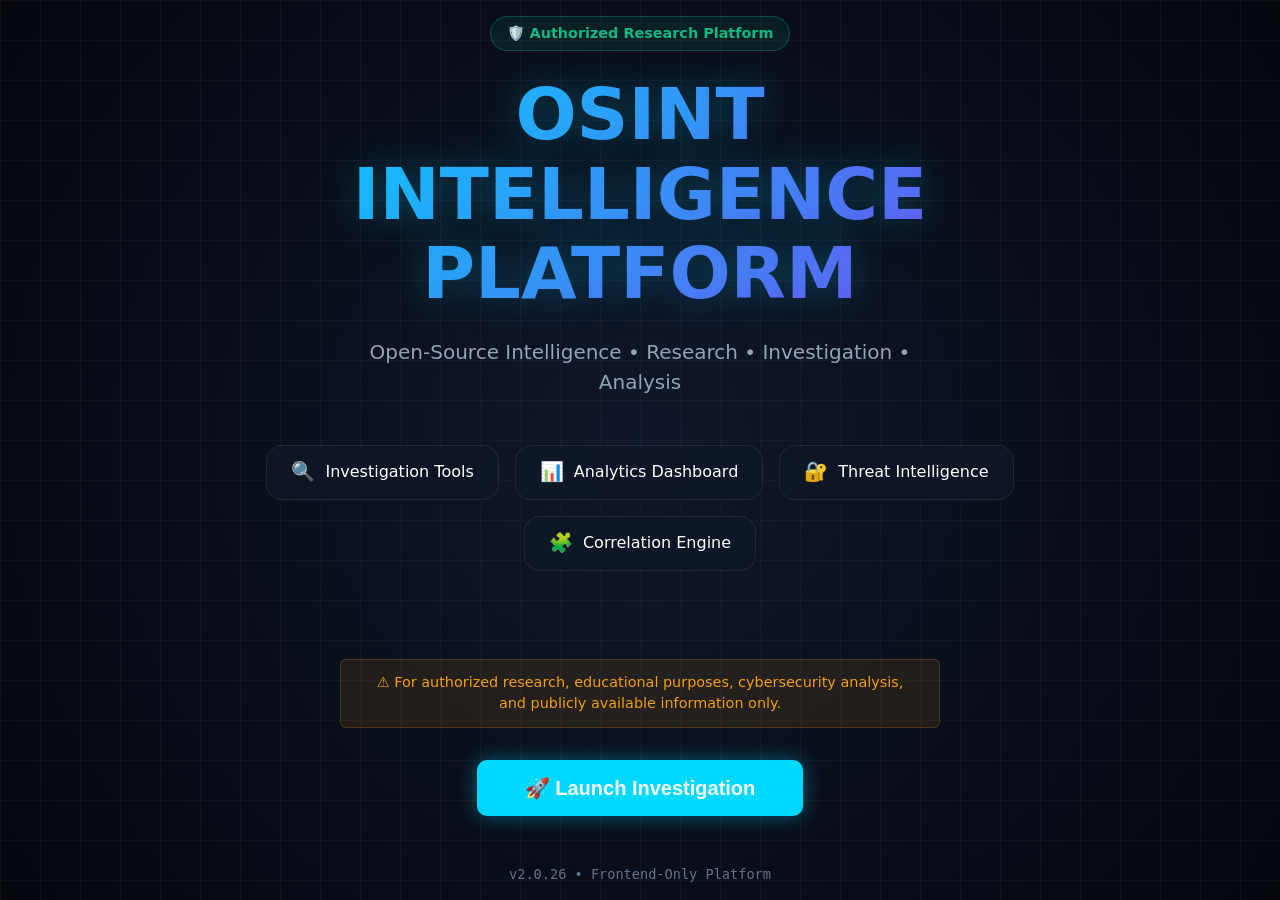
<file: OSIN/osint-dashboard/index.html>
<!DOCTYPE html>
<html lang="en" data-theme="dark">
<head>
  <meta charset="UTF-8">
  <meta name="viewport" content="width=device-width, initial-scale=1.0">
  <title>OSINT Intelligence Platform</title>
  <link rel="stylesheet" href="css/style.css">
  <link rel="stylesheet" href="css/responsive.css">
  <style>
    /* Landing specific styles */
    body {
      margin: 0;
      padding: 0;
      overflow: hidden;
      background-color: var(--bg-primary);
    }
    
    .landing-page {
      position: relative;
      width: 100vw;
      height: 100vh;
      display: flex;
      justify-content: center;
      align-items: center;
      overflow: hidden;
      background: radial-gradient(circle at center, rgba(0, 50, 100, 0.2) 0%, var(--bg-primary) 100%);
    }

    .landing-bg {
      position: absolute;
      top: 0;
      left: 0;
      width: 100%;
      height: 100%;
      z-index: 1;
    }

    .grid-overlay {
      position: absolute;
      top: 0;
      left: 0;
      width: 100%;
      height: 100%;
      background-image: 
        repeating-linear-gradient(rgba(255, 255, 255, 0.03) 0 1px, transparent 1px 100%),
        repeating-linear-gradient(90deg, rgba(255, 255, 255, 0.03) 0 1px, transparent 1px 100%);
      background-size: 40px 40px;
    }

    .particles {
      position: absolute;
      width: 100%;
      height: 100%;
    }

    .particle {
      position: absolute;
      background: var(--accent);
      border-radius: 50%;
      opacity: 0;
      animation: floatUp 10s infinite linear;
    }

    @keyframes floatUp {
      0% {
        transform: translateY(100vh) scale(0);
        opacity: 0;
      }
      20% {
        opacity: 0.8;
      }
      80% {
        opacity: 0.6;
      }
      100% {
        transform: translateY(-10vh) scale(1);
        opacity: 0;
      }
    }

    /* Generative particles via CSS */
    .particle:nth-child(1) { left: 10%; width: 4px; height: 4px; animation-duration: 8s; animation-delay: 0s; }
    .particle:nth-child(2) { left: 20%; width: 6px; height: 6px; animation-duration: 12s; animation-delay: 2s; }
    .particle:nth-child(3) { left: 30%; width: 3px; height: 3px; animation-duration: 7s; animation-delay: 4s; }
    .particle:nth-child(4) { left: 40%; width: 5px; height: 5px; animation-duration: 9s; animation-delay: 1s; }
    .particle:nth-child(5) { left: 50%; width: 7px; height: 7px; animation-duration: 11s; animation-delay: 5s; }
    .particle:nth-child(6) { left: 60%; width: 4px; height: 4px; animation-duration: 10s; animation-delay: 3s; }
    .particle:nth-child(7) { left: 70%; width: 6px; height: 6px; animation-duration: 13s; animation-delay: 6s; }
    .particle:nth-child(8) { left: 80%; width: 3px; height: 3px; animation-duration: 8s; animation-delay: 2s; }
    .particle:nth-child(9) { left: 90%; width: 5px; height: 5px; animation-duration: 9s; animation-delay: 7s; }
    .particle:nth-child(10) { left: 15%; width: 4px; height: 4px; animation-duration: 11s; animation-delay: 8s; }
    .particle:nth-child(11) { left: 45%; width: 6px; height: 6px; animation-duration: 14s; animation-delay: 1s; }
    .particle:nth-child(12) { left: 75%; width: 3px; height: 3px; animation-duration: 9s; animation-delay: 9s; }

    .landing-content {
      position: relative;
      z-index: 2;
      display: flex;
      flex-direction: column;
      align-items: center;
      text-align: center;
      max-width: 900px;
      padding: 40px;
    }

    .landing-badge {
      display: inline-block;
      padding: 6px 16px;
      background: rgba(16, 185, 129, 0.1);
      border: 1px solid rgba(16, 185, 129, 0.3);
      border-radius: var(--radius-xl);
      color: var(--success);
      font-size: 0.9rem;
      font-weight: 600;
      margin-bottom: 24px;
      animation: fadeInDown 1s ease forwards;
    }

    .landing-title {
      font-size: 4.5rem;
      font-weight: 800;
      line-height: 1.1;
      margin: 0 0 24px 0;
      background: var(--accent-gradient);
      -webkit-background-clip: text;
      -webkit-text-fill-color: transparent;
      text-shadow: 0 0 40px rgba(0, 217, 255, 0.3);
      animation: slideUpFade 1s ease forwards;
      opacity: 0;
      transform: translateY(30px);
    }

    .landing-subtitle {
      font-size: 1.25rem;
      color: var(--text-secondary);
      margin: 0 0 48px 0;
      max-width: 600px;
      animation: slideUpFade 1s ease forwards;
      animation-delay: 0.2s;
      opacity: 0;
      transform: translateY(30px);
    }

    .landing-features {
      display: flex;
      flex-wrap: wrap;
      justify-content: center;
      gap: 16px;
      margin-bottom: 48px;
    }

    .landing-feature {
      display: flex;
      align-items: center;
      gap: 10px;
      padding: 12px 24px;
      background: var(--glass-bg);
      border: 1px solid var(--glass-border);
      border-radius: var(--radius-lg);
      color: var(--text-primary);
      backdrop-filter: blur(12px);
      font-weight: 500;
      animation: fadeIn 0.5s ease forwards;
      opacity: 0;
    }

    .landing-feature:nth-child(1) { animation-delay: 0.4s; }
    .landing-feature:nth-child(2) { animation-delay: 0.5s; }
    .landing-feature:nth-child(3) { animation-delay: 0.6s; }
    .landing-feature:nth-child(4) { animation-delay: 0.7s; }

    .landing-feature span {
      font-size: 1.2rem;
    }

    .landing-disclaimer {
      margin-bottom: 32px;
      padding: 12px 24px;
      background: rgba(245, 158, 11, 0.1);
      border: 1px solid rgba(245, 158, 11, 0.2);
      border-radius: var(--radius-sm);
      color: var(--warning);
      font-size: 0.9rem;
      max-width: 600px;
      animation: fadeIn 1s ease forwards;
      animation-delay: 0.8s;
      opacity: 0;
    }

    .landing-disclaimer p {
      margin: 0;
    }

    .landing-btn {
      padding: 16px 48px;
      font-size: 1.25rem;
      font-weight: 700;
      color: #fff;
      background: var(--accent);
      border: none;
      border-radius: var(--radius-md);
      cursor: pointer;
      box-shadow: 0 0 20px rgba(0, 217, 255, 0.4);
      transition: all 0.3s ease;
      animation: pulseGlow 2s infinite, fadeIn 1s ease forwards;
      animation-delay: 0, 1s;
      opacity: 0;
    }

    .landing-btn:hover {
      transform: translateY(-2px);
      box-shadow: 0 0 30px rgba(0, 217, 255, 0.6);
      background: #1AE0FF;
    }

    .landing-version {
      margin-top: 48px;
      color: var(--text-muted);
      font-size: 0.85rem;
      font-family: var(--font-mono);
      animation: fadeIn 1s ease forwards;
      animation-delay: 1.2s;
      opacity: 0;
    }

    @keyframes fadeInDown {
      from { opacity: 0; transform: translateY(-20px); }
      to { opacity: 1; transform: translateY(0); }
    }

    @keyframes slideUpFade {
      from { opacity: 0; transform: translateY(30px); }
      to { opacity: 1; transform: translateY(0); }
    }

    @keyframes fadeIn {
      from { opacity: 0; }
      to { opacity: 1; }
    }

    @keyframes pulseGlow {
      0% { box-shadow: 0 0 20px rgba(0, 217, 255, 0.4); }
      50% { box-shadow: 0 0 40px rgba(0, 217, 255, 0.6); }
      100% { box-shadow: 0 0 20px rgba(0, 217, 255, 0.4); }
    }

    @media (max-width: 768px) {
      .landing-title { font-size: 3rem; }
      .landing-subtitle { font-size: 1.1rem; }
      .landing-features { flex-direction: column; }
    }
  </style>
</head>
<body>
  <div class="landing-page">
    <!-- Animated background -->
    <div class="landing-bg">
      <div class="grid-overlay"></div>
      <div class="particles">
        <!-- 12 small floating dots/elements -->
        <div class="particle"></div>
        <div class="particle"></div>
        <div class="particle"></div>
        <div class="particle"></div>
        <div class="particle"></div>
        <div class="particle"></div>
        <div class="particle"></div>
        <div class="particle"></div>
        <div class="particle"></div>
        <div class="particle"></div>
        <div class="particle"></div>
        <div class="particle"></div>
      </div>
    </div>
    
    <!-- Main content -->
    <div class="landing-content">
      <div class="landing-badge">🛡️ Authorized Research Platform</div>
      <h1 class="landing-title">OSINT INTELLIGENCE<br>PLATFORM</h1>
      <p class="landing-subtitle">Open-Source Intelligence • Research • Investigation • Analysis</p>
      
      <!-- Feature highlights -->
      <div class="landing-features">
        <div class="landing-feature"><span>🔍</span> Investigation Tools</div>
        <div class="landing-feature"><span>📊</span> Analytics Dashboard</div>
        <div class="landing-feature"><span>🔐</span> Threat Intelligence</div>
        <div class="landing-feature"><span>🧩</span> Correlation Engine</div>
      </div>
      
      <!-- Disclaimer -->
      <div class="landing-disclaimer">
        <p>⚠️ For authorized research, educational purposes, cybersecurity analysis, and publicly available information only.</p>
      </div>
      
      <button class="landing-btn" id="launchBtn">
        🚀 Launch Investigation
      </button>
      
      <div class="landing-version">v2.0.26 • Frontend-Only Platform</div>
    </div>
  </div>

  <script>
    // Launch button — smooth transition to dashboard
    document.getElementById('launchBtn').addEventListener('click', function() {
      const page = document.querySelector('.landing-page');
      page.style.opacity = '0';
      page.style.transform = 'scale(1.05)';
      page.style.transition = 'all 0.6s ease';
      setTimeout(() => {
        window.location.href = 'dashboard.html';
      }, 500);
    });
  </script>
</body>
</html>
</file>
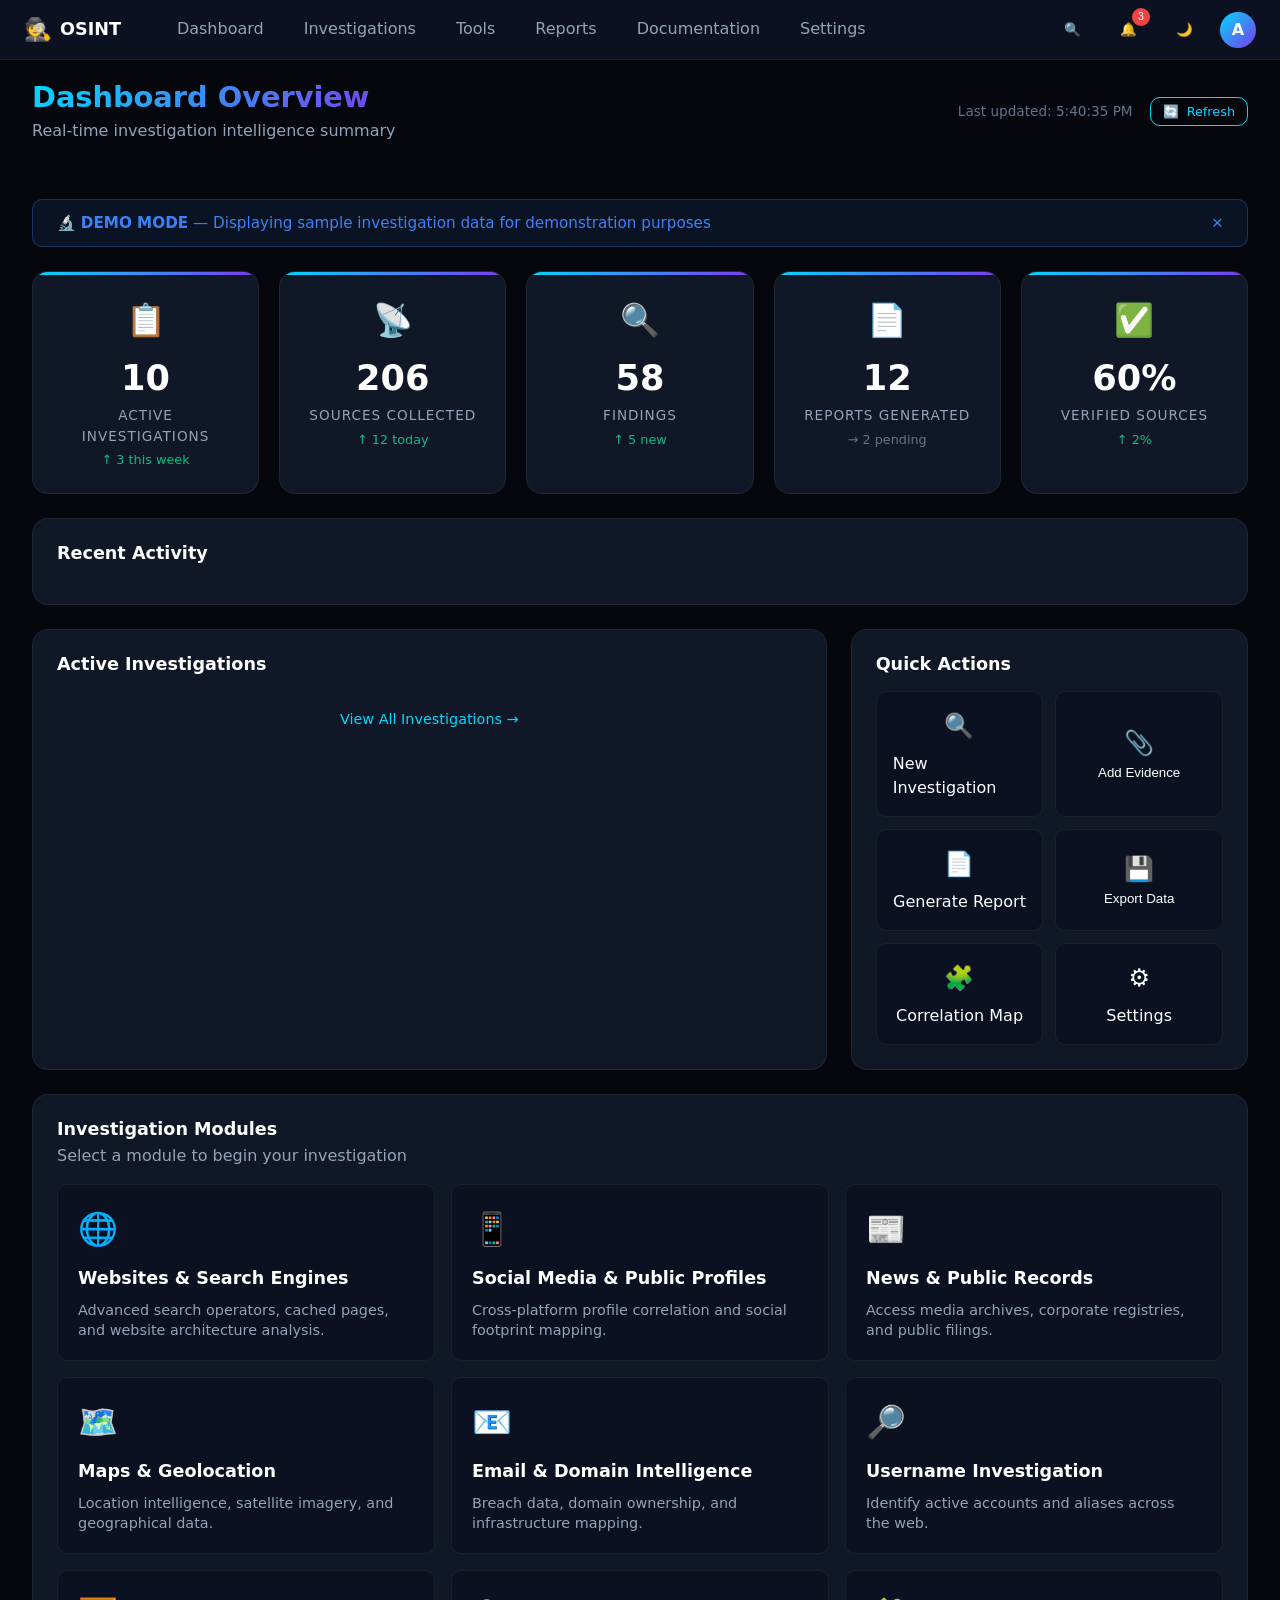
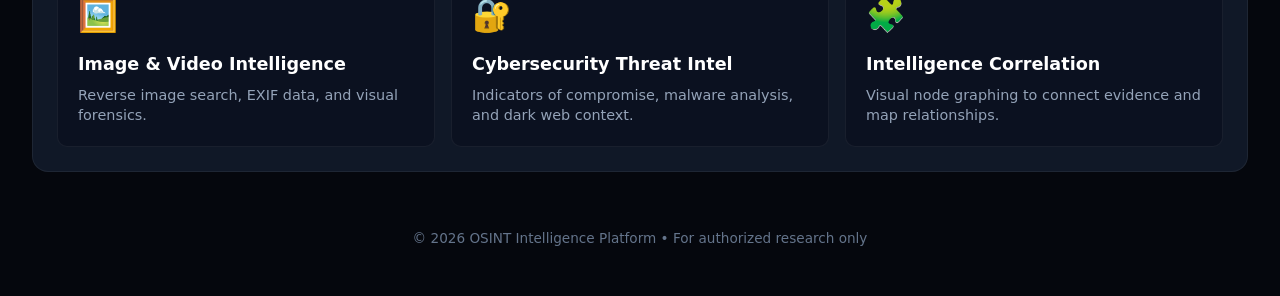
<file: OSIN/osint-dashboard/dashboard.html>
<!DOCTYPE html>
<html lang="en" data-theme="dark">
<head>
  <meta charset="UTF-8">
  <meta name="viewport" content="width=device-width, initial-scale=1.0">
  <title>OSINT Intelligence Platform — Dashboard</title>
  <link rel="stylesheet" href="css/style.css">
  <link rel="stylesheet" href="css/dashboard.css">
  <link rel="stylesheet" href="css/responsive.css">
  <style>
    /* Specific dashboard layout styles */
    .dashboard-layout {
      display: flex;
      flex-direction: column;
      gap: 24px;
    }
    .two-column-layout {
      display: grid;
      grid-template-columns: 2fr 1fr;
      gap: 24px;
    }
    @media (max-width: 1024px) {
      .two-column-layout {
        grid-template-columns: 1fr;
      }
    }
    .demo-banner {
      background-color: rgba(59, 130, 246, 0.1);
      border: 1px solid rgba(59, 130, 246, 0.3);
      color: var(--info);
      padding: 12px 24px;
      border-radius: var(--radius-md);
      display: flex;
      justify-content: space-between;
      align-items: center;
    }
    .demo-banner p { margin: 0; font-size: 0.95rem; }
    .demo-banner button {
      background: none;
      border: none;
      color: var(--info);
      cursor: pointer;
      font-size: 1.2rem;
    }
    .quick-actions-grid {
      display: grid;
      grid-template-columns: repeat(2, 1fr);
      gap: 12px;
    }
    .quick-action-btn {
      display: flex;
      flex-direction: column;
      align-items: center;
      justify-content: center;
      gap: 8px;
      padding: 16px;
      background: var(--bg-secondary);
      border: 1px solid var(--card-border);
      border-radius: var(--radius-md);
      color: var(--text-primary);
      text-decoration: none;
      transition: var(--transition-fast);
      cursor: pointer;
    }
    .quick-action-btn:hover {
      background: rgba(255,255,255,0.05);
      border-color: var(--accent);
    }
    .quick-action-btn span { font-size: 1.5rem; }
    
    .module-grid {
      display: grid;
      grid-template-columns: repeat(auto-fit, minmax(280px, 1fr));
      gap: 16px;
      margin-top: 16px;
    }
    .module-card {
      display: flex;
      flex-direction: column;
      padding: 20px;
      background: var(--bg-secondary);
      border: 1px solid var(--card-border);
      border-radius: var(--radius-md);
      cursor: pointer;
      transition: var(--transition-normal);
      text-decoration: none;
      color: inherit;
    }
    .module-card:hover {
      transform: scale(1.02);
      border-color: var(--accent);
      box-shadow: 0 0 15px rgba(0, 217, 255, 0.2);
    }
    .module-icon {
      font-size: 2rem;
      margin-bottom: 12px;
    }
    .module-title {
      font-weight: 600;
      margin-bottom: 8px;
      font-size: 1.1rem;
    }
    .module-desc {
      color: var(--text-secondary);
      font-size: 0.9rem;
      line-height: 1.4;
    }
    .investigation-list {
      display: flex;
      flex-direction: column;
      gap: 12px;
    }
    .investigation-row {
      display: flex;
      align-items: center;
      justify-content: space-between;
      padding: 12px 16px;
      background: var(--bg-secondary);
      border: 1px solid var(--card-border);
      border-radius: var(--radius-md);
      cursor: pointer;
      transition: var(--transition-fast);
    }
    .investigation-row:hover {
      background: rgba(255,255,255,0.05);
    }
    .inv-details h4 { margin: 0 0 4px 0; font-size: 1rem; }
    .inv-details p { margin: 0; color: var(--text-secondary); font-size: 0.85rem; font-family: var(--font-mono); }
    .inv-badges { display: flex; gap: 8px; }
  </style>
</head>
<body>
  <nav class="top-nav" id="topNav">
    <div class="nav-left">
      <a href="dashboard.html" class="nav-brand"><span class="brand-icon">🕵️</span><span class="brand-text">OSINT</span></a>
      <div class="nav-links" id="navLinks">
        <a href="dashboard.html" class="nav-link" data-page="dashboard">Dashboard</a>
        <a href="investigations.html" class="nav-link" data-page="investigations">Investigations</a>
        <a href="tools.html" class="nav-link" data-page="tools">Tools</a>
        <a href="reports.html" class="nav-link" data-page="reports">Reports</a>
        <a href="documentation.html" class="nav-link" data-page="documentation">Documentation</a>
        <a href="settings.html" class="nav-link" data-page="settings">Settings</a>
      </div>
    </div>
    <div class="nav-right">
      <button class="nav-action-btn" id="globalSearchBtn" title="Search (Ctrl+K)"><span>🔍</span></button>
      <button class="nav-action-btn" id="notificationsBtn" title="Notifications"><span>🔔</span><span class="notification-badge">3</span></button>
      <button class="nav-action-btn" id="themeToggleBtn" title="Toggle Theme"><span>🌙</span></button>
      <div class="user-avatar" title="Analyst">A</div>
      <button class="nav-action-btn mobile-menu-btn" id="mobileMenuBtn" aria-label="Menu"><span>☰</span></button>
    </div>
  </nav>

  <main class="main-content" id="mainContent">
    <div class="dashboard-layout">
      <!-- Page Header -->
      <div class="page-header">
        <div>
          <h1 class="page-title">Dashboard Overview</h1>
          <p class="page-subtitle">Real-time investigation intelligence summary</p>
        </div>
        <div style="text-align: right;">
          <span style="color: var(--text-muted); font-size: 0.85rem; margin-right: 12px;" id="lastUpdated"></span>
          <button class="btn btn-secondary btn-sm" id="refreshBtn"><span>🔄</span> Refresh</button>
        </div>
      </div>

      <!-- Demo Data Banner -->
      <div class="demo-banner" id="demoBanner">
        <p>🔬 <strong>DEMO MODE</strong> — Displaying sample investigation data for demonstration purposes</p>
        <button id="dismissBannerBtn" title="Dismiss">×</button>
      </div>

      <!-- Stats Grid -->
      <div class="stats-grid">
        <div class="stat-card card">
          <div class="stat-icon">📋</div>
          <div class="stat-value" data-target="12">0</div>
          <div class="stat-label">Active Investigations</div>
          <div class="stat-trend" style="color: var(--success);">↑ 3 this week</div>
        </div>
        <div class="stat-card card">
          <div class="stat-icon">📡</div>
          <div class="stat-value" data-target="248">0</div>
          <div class="stat-label">Sources Collected</div>
          <div class="stat-trend" style="color: var(--success);">↑ 12 today</div>
        </div>
        <div class="stat-card card">
          <div class="stat-icon">🔍</div>
          <div class="stat-value" data-target="76">0</div>
          <div class="stat-label">Findings</div>
          <div class="stat-trend" style="color: var(--success);">↑ 5 new</div>
        </div>
        <div class="stat-card card">
          <div class="stat-icon">📄</div>
          <div class="stat-value" data-target="18">0</div>
          <div class="stat-label">Reports Generated</div>
          <div class="stat-trend" style="color: var(--text-muted);">→ 2 pending</div>
        </div>
        <div class="stat-card card">
          <div class="stat-icon">✅</div>
          <div class="stat-value" data-target="94" data-suffix="%">0</div>
          <div class="stat-label">Verified Sources</div>
          <div class="stat-trend" style="color: var(--success);">↑ 2%</div>
        </div>
      </div>

      <!-- Recent Activity Timeline -->
      <div class="card">
        <div class="card-header">
          <h3 class="card-title">Recent Activity</h3>
        </div>
        <div class="card-body">
          <div class="timeline" id="recentActivityTimeline">
            <!-- Populated by JS -->
          </div>
        </div>
      </div>

      <!-- Two-column layout -->
      <div class="two-column-layout">
        <!-- Active Investigations -->
        <div class="card">
          <div class="card-header">
            <h3 class="card-title">Active Investigations</h3>
          </div>
          <div class="card-body">
            <div class="investigation-list" id="activeInvestigationsList">
              <!-- Populated by JS -->
            </div>
            <div style="text-align: center; margin-top: 16px;">
              <a href="investigations.html" style="color: var(--accent); text-decoration: none; font-size: 0.9rem;">View All Investigations →</a>
            </div>
          </div>
        </div>

        <!-- Quick Actions -->
        <div class="card">
          <div class="card-header">
            <h3 class="card-title">Quick Actions</h3>
          </div>
          <div class="card-body">
            <div class="quick-actions-grid">
              <a href="investigations.html?action=new" class="quick-action-btn" id="qaNewInv">
                <span>🔍</span> New Investigation
              </a>
              <button class="quick-action-btn" id="qaAddEvidence">
                <span>📎</span> Add Evidence
              </button>
              <a href="reports.html" class="quick-action-btn">
                <span>📄</span> Generate Report
              </a>
              <button class="quick-action-btn" id="qaExportData">
                <span>💾</span> Export Data
              </button>
              <a href="tools.html?module=9" class="quick-action-btn">
                <span>🧩</span> Correlation Map
              </a>
              <a href="settings.html" class="quick-action-btn">
                <span>⚙️</span> Settings
              </a>
            </div>
          </div>
        </div>
      </div>

      <!-- Investigation Modules -->
      <div class="card" style="grid-column: 1 / -1;">
        <div class="card-header">
          <div>
            <h3 class="card-title">Investigation Modules</h3>
            <p class="page-subtitle" style="margin-top: 4px;">Select a module to begin your investigation</p>
          </div>
        </div>
        <div class="card-body">
          <div class="module-grid" id="moduleGrid">
            <a href="tools.html?module=1" class="module-card">
              <div class="module-icon">🌐</div>
              <div class="module-title">Websites & Search Engines</div>
              <div class="module-desc">Advanced search operators, cached pages, and website architecture analysis.</div>
            </a>
            <a href="tools.html?module=2" class="module-card">
              <div class="module-icon">📱</div>
              <div class="module-title">Social Media & Public Profiles</div>
              <div class="module-desc">Cross-platform profile correlation and social footprint mapping.</div>
            </a>
            <a href="tools.html?module=3" class="module-card">
              <div class="module-icon">📰</div>
              <div class="module-title">News & Public Records</div>
              <div class="module-desc">Access media archives, corporate registries, and public filings.</div>
            </a>
            <a href="tools.html?module=4" class="module-card">
              <div class="module-icon">🗺️</div>
              <div class="module-title">Maps & Geolocation</div>
              <div class="module-desc">Location intelligence, satellite imagery, and geographical data.</div>
            </a>
            <a href="tools.html?module=5" class="module-card">
              <div class="module-icon">📧</div>
              <div class="module-title">Email & Domain Intelligence</div>
              <div class="module-desc">Breach data, domain ownership, and infrastructure mapping.</div>
            </a>
            <a href="tools.html?module=6" class="module-card">
              <div class="module-icon">🔎</div>
              <div class="module-title">Username Investigation</div>
              <div class="module-desc">Identify active accounts and aliases across the web.</div>
            </a>
            <a href="tools.html?module=7" class="module-card">
              <div class="module-icon">🖼️</div>
              <div class="module-title">Image & Video Intelligence</div>
              <div class="module-desc">Reverse image search, EXIF data, and visual forensics.</div>
            </a>
            <a href="tools.html?module=8" class="module-card">
              <div class="module-icon">🔐</div>
              <div class="module-title">Cybersecurity Threat Intel</div>
              <div class="module-desc">Indicators of compromise, malware analysis, and dark web context.</div>
            </a>
            <a href="tools.html?module=9" class="module-card">
              <div class="module-icon">🧩</div>
              <div class="module-title">Intelligence Correlation</div>
              <div class="module-desc">Visual node graphing to connect evidence and map relationships.</div>
            </a>
          </div>
        </div>
      </div>

      <!-- Footer -->
      <footer style="text-align: center; margin-top: 32px; padding-bottom: 16px; color: var(--text-muted); font-size: 0.85rem;">
        © 2026 OSINT Intelligence Platform • For authorized research only
      </footer>
    </div>
  </main>

  <div id="overlays"></div>

  <script src="js/storage.js"></script>
  <script src="js/ui.js"></script>
  <script src="js/app.js"></script>
  <script src="js/dashboard.js"></script>
</body>
</html>
</file>
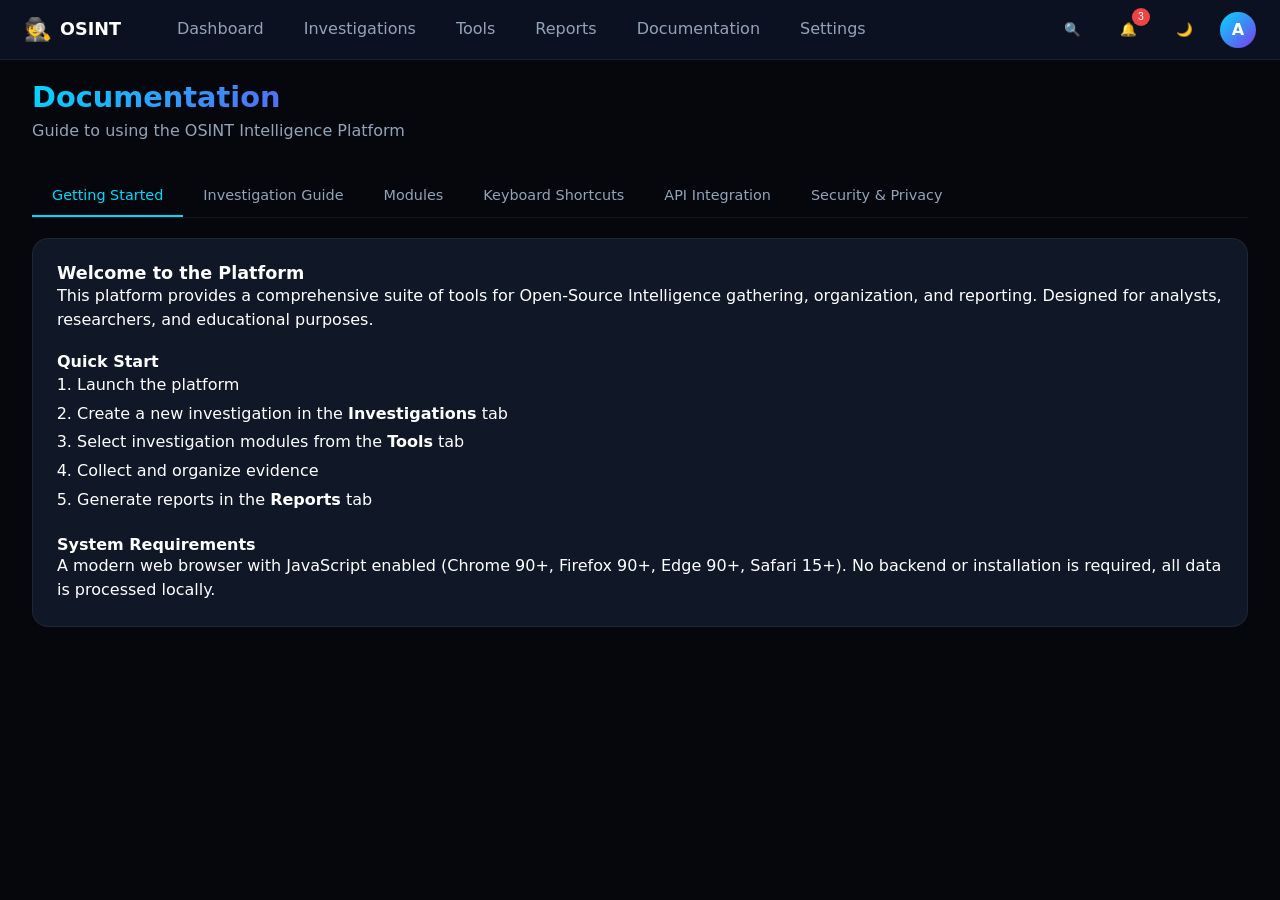
<file: OSIN/osint-dashboard/documentation.html>
<!DOCTYPE html>
<html lang="en" data-theme="dark">
<head>
  <meta charset="UTF-8">
  <meta name="viewport" content="width=device-width, initial-scale=1.0">
  <title>OSINT Intelligence Platform — Documentation</title>
  <link rel="stylesheet" href="css/style.css">
  <link rel="stylesheet" href="css/dashboard.css">
  <link rel="stylesheet" href="css/responsive.css">
</head>
<body>
  <nav class="top-nav" id="topNav">
    <div class="nav-left">
      <a href="dashboard.html" class="nav-brand"><span class="brand-icon">🕵️</span><span class="brand-text">OSINT</span></a>
      <div class="nav-links" id="navLinks">
        <a href="dashboard.html" class="nav-link" data-page="dashboard">Dashboard</a>
        <a href="investigations.html" class="nav-link" data-page="investigations">Investigations</a>
        <a href="tools.html" class="nav-link" data-page="tools">Tools</a>
        <a href="reports.html" class="nav-link" data-page="reports">Reports</a>
        <a href="documentation.html" class="nav-link" data-page="documentation">Documentation</a>
        <a href="settings.html" class="nav-link" data-page="settings">Settings</a>
      </div>
    </div>
    <div class="nav-right">
      <button class="nav-action-btn" id="globalSearchBtn" title="Search (Ctrl+K)"><span>🔍</span></button>
      <button class="nav-action-btn" id="notificationsBtn" title="Notifications"><span>🔔</span><span class="notification-badge">3</span></button>
      <button class="nav-action-btn" id="themeToggleBtn" title="Toggle Theme"><span>🌙</span></button>
      <div class="user-avatar" title="Analyst">A</div>
      <button class="nav-action-btn mobile-menu-btn" id="mobileMenuBtn" aria-label="Menu"><span>☰</span></button>
    </div>
  </nav>

  <main class="main-content" id="mainContent">
    <div class="page-header">
      <div>
        <h1 class="page-title">Documentation</h1>
        <p class="page-subtitle">Guide to using the OSINT Intelligence Platform</p>
      </div>
    </div>

    <div class="tabs">
      <button class="tab active" data-tab="getting-started">Getting Started</button>
      <button class="tab" data-tab="guide">Investigation Guide</button>
      <button class="tab" data-tab="modules">Modules</button>
      <button class="tab" data-tab="shortcuts">Keyboard Shortcuts</button>
      <button class="tab" data-tab="api">API Integration</button>
      <button class="tab" data-tab="security">Security & Privacy</button>
    </div>

    <div class="tab-content">
      <!-- Getting Started -->
      <div class="tab-pane active" id="tab-getting-started">
        <div class="card">
          <h3 class="card-title">Welcome to the Platform</h3>
          <div class="card-body">
            <p>This platform provides a comprehensive suite of tools for Open-Source Intelligence gathering, organization, and reporting. Designed for analysts, researchers, and educational purposes.</p>
            <h4 style="margin-top: 20px;">Quick Start</h4>
            <ol style="margin-left: 20px; line-height: 1.8;">
              <li>Launch the platform</li>
              <li>Create a new investigation in the <strong>Investigations</strong> tab</li>
              <li>Select investigation modules from the <strong>Tools</strong> tab</li>
              <li>Collect and organize evidence</li>
              <li>Generate reports in the <strong>Reports</strong> tab</li>
            </ol>
            <h4 style="margin-top: 20px;">System Requirements</h4>
            <p>A modern web browser with JavaScript enabled (Chrome 90+, Firefox 90+, Edge 90+, Safari 15+). No backend or installation is required, all data is processed locally.</p>
          </div>
        </div>
      </div>

      <!-- Investigation Guide -->
      <div class="tab-pane" id="tab-guide">
        <div class="card">
          <h3 class="card-title">Investigation Guide</h3>
          <div class="card-body" style="line-height: 1.6;">
            <h4>How to create an investigation</h4>
            <p>Go to the Investigations page and click "New Investigation". Fill out the required details such as Name, Targets, and Priority.</p>
            <h4>How to add evidence</h4>
            <p>Evidence can be added directly within an active investigation. Link sources, classify confidence, and attach descriptions.</p>
            <h4>How to add findings</h4>
            <p>Synthesize evidence into actionable findings. Assign severity levels from Low to Critical.</p>
            <h4>How to use the timeline</h4>
            <p>The timeline automatically updates with milestones, added evidence, and confirmed findings for a chronological view of events.</p>
            <h4>How to generate reports</h4>
            <p>Navigate to the Reports page, select your investigation, choose desired sections, and click Generate.</p>
            <h4>Best practices for OSINT research</h4>
            <p>Always verify information across multiple independent sources. Maintain objective and professional language in analyst notes.</p>
          </div>
        </div>
      </div>

      <!-- Modules -->
      <div class="tab-pane" id="tab-modules">
        <div class="card">
          <h3 class="card-title">Available Modules</h3>
          <div class="card-body">
            <ul style="list-style-type: none; padding: 0;">
              <li style="margin-bottom: 15px;"><strong>🌐 Websites & Search Engines:</strong> Basic domain lookups and search engine dorking capabilities.</li>
              <li style="margin-bottom: 15px;"><strong>📱 Social Media & Public Profiles:</strong> Cross-platform username correlation and profile verification.</li>
              <li style="margin-bottom: 15px;"><strong>📰 News & Public Records:</strong> Search aggregated news sources and open corporate registries.</li>
              <li style="margin-bottom: 15px;"><strong>🗺️ Maps & Geolocation:</strong> Analyze location data and coordinate mapping.</li>
              <li style="margin-bottom: 15px;"><strong>📧 Email & Domain Intelligence:</strong> Email validation, MX records, and domain infrastructure.</li>
              <li style="margin-bottom: 15px;"><strong>🔎 Username & Domain Investigation:</strong> Deep dive into specific identity footprints.</li>
              <li style="margin-bottom: 15px;"><strong>🖼️ Image & Video Intelligence:</strong> Reverse image search principles and metadata extraction.</li>
              <li style="margin-bottom: 15px;"><strong>🔐 Cybersecurity Threat Intelligence:</strong> Correlation with known IOCs, CVEs, and threat feeds.</li>
              <li style="margin-bottom: 15px;"><strong>🧩 Intelligence Correlation:</strong> Visual graph interface for mapping relationships between entities.</li>
            </ul>
          </div>
        </div>
      </div>

      <!-- Keyboard Shortcuts -->
      <div class="tab-pane" id="tab-shortcuts">
        <div class="card">
          <h3 class="card-title">Keyboard Shortcuts</h3>
          <div class="card-body">
            <table class="data-table">
              <thead><tr><th>Shortcut</th><th>Action</th></tr></thead>
              <tbody>
                <tr><td><code>Ctrl+K</code></td><td>Open Command Palette</td></tr>
                <tr><td><code>Ctrl+N</code></td><td>New Investigation</td></tr>
                <tr><td><code>Ctrl+S</code></td><td>Save Data</td></tr>
                <tr><td><code>Ctrl+E</code></td><td>Export Data</td></tr>
                <tr><td><code>Escape</code></td><td>Close Active Modal</td></tr>
              </tbody>
            </table>
          </div>
        </div>
      </div>

      <!-- API Integration -->
      <div class="tab-pane" id="tab-api">
        <div class="card">
          <h3 class="card-title">API Integration</h3>
          <div class="card-body">
            <p><strong>Note:</strong> This platform is currently frontend-only. Backend API integration is planned for future versions.</p>
            <p>Future external API integration architecture:</p>
            <ul style="line-height: 1.6; margin-left: 20px;">
              <li><strong>REST API endpoints structure:</strong> Modular routing for distinct intel sources.</li>
              <li><strong>Authentication:</strong> Secure bearer tokens handled via proxy.</li>
              <li><strong>Rate limiting:</strong> Client-side backoff and server-side enforcement.</li>
              <li><strong>Example requests:</strong> Structured JSON payloads mirroring internal data models.</li>
            </ul>
          </div>
        </div>
      </div>

      <!-- Security & Privacy -->
      <div class="tab-pane" id="tab-security">
        <div class="card">
          <h3 class="card-title">Security & Privacy</h3>
          <div class="card-body" style="line-height: 1.6;">
            <h4>What the platform focuses on:</h4>
            <ul style="margin-left: 20px;">
              <li>✅ Authorized research</li>
              <li>✅ Educational purposes</li>
              <li>✅ Cybersecurity analysis</li>
              <li>✅ Publicly available information</li>
            </ul>
            <h4 style="margin-top: 20px;">What the platform does NOT do:</h4>
            <ul style="margin-left: 20px; color: var(--danger);">
              <li>❌ Harvest credentials</li>
              <li>❌ Bypass authentication</li>
              <li>❌ Access private accounts</li>
              <li>❌ Deploy malware</li>
              <li>❌ Perform unauthorized surveillance</li>
            </ul>
            <h4 style="margin-top: 20px;">Data Storage</h4>
            <p>All data is stored in the browser's <code>localStorage</code>. No data is sent to external servers. It is the User's responsibility to manage data retention and comply with regulations.</p>
          </div>
        </div>
      </div>
    </div>
  </main>

  <div id="overlays"></div>

  <script src="js/storage.js"></script>
  <script src="js/ui.js"></script>
  <script src="js/app.js"></script>
  <script>
    document.addEventListener('DOMContentLoaded', () => {
      const tabs = document.querySelectorAll('.tab');
      const panes = document.querySelectorAll('.tab-pane');
      tabs.forEach(tab => {
        tab.addEventListener('click', () => {
          tabs.forEach(t => t.classList.remove('active'));
          panes.forEach(p => p.classList.remove('active'));
          tab.classList.add('active');
          document.getElementById('tab-' + tab.dataset.tab).classList.add('active');
        });
      });
    });
  </script>
</body>
</html>
</file>
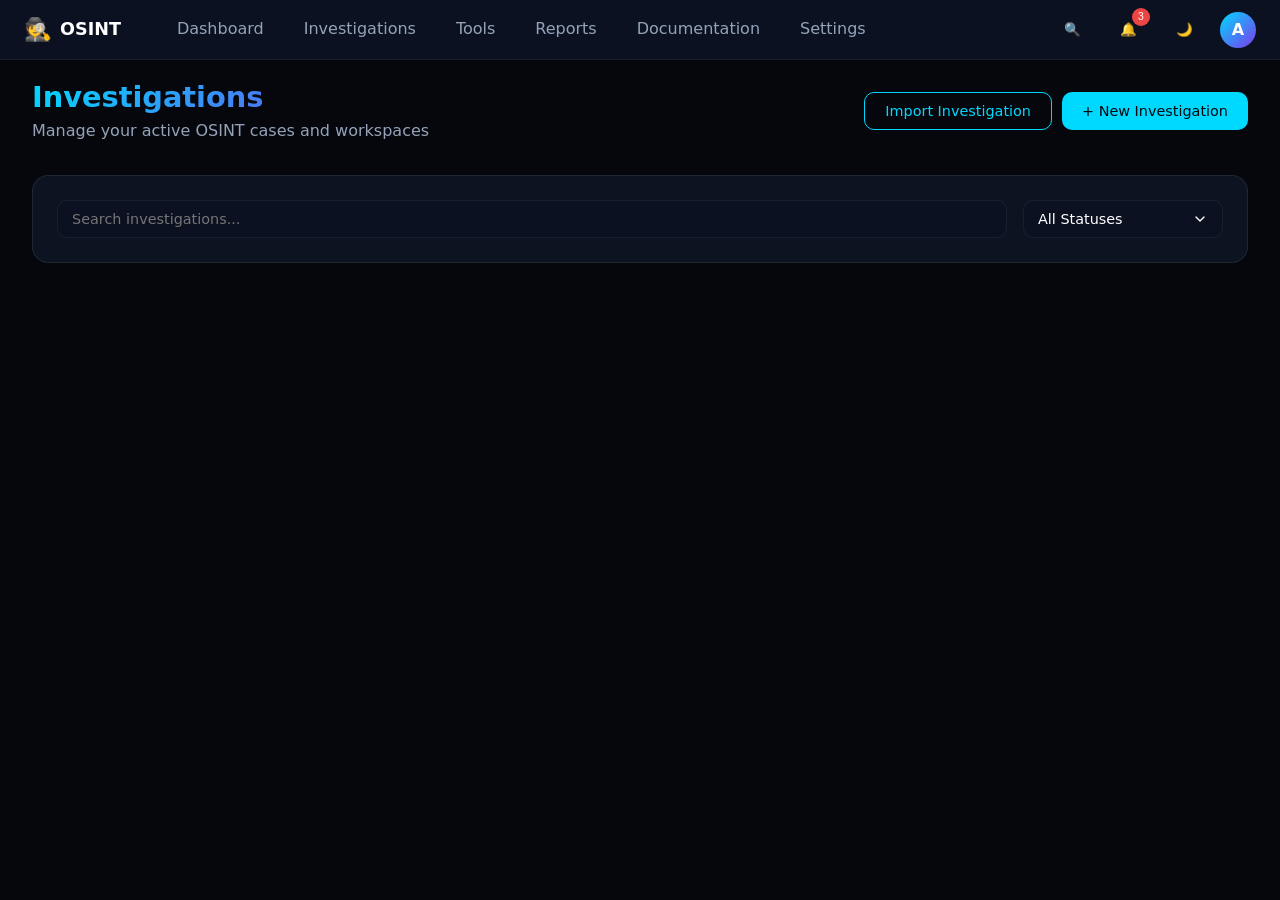
<file: OSIN/osint-dashboard/investigations.html>
<!DOCTYPE html>
<html lang="en" data-theme="dark">
<head>
  <meta charset="UTF-8">
  <meta name="viewport" content="width=device-width, initial-scale=1.0">
  <title>OSINT Intelligence Platform — Investigations</title>
  <link rel="stylesheet" href="css/style.css">
  <link rel="stylesheet" href="css/dashboard.css">
  <link rel="stylesheet" href="css/responsive.css">
  <style>
    .view-container { display: none; }
    .view-container.active { display: block; }
    .inv-card { cursor: pointer; transition: var(--transition-fast); }
    .inv-card:hover { transform: translateY(-2px); box-shadow: var(--shadow-md); border-color: var(--accent); }
  </style>
</head>
<body>
  <nav class="top-nav" id="topNav">
    <div class="nav-left">
      <a href="dashboard.html" class="nav-brand"><span class="brand-icon">🕵️</span><span class="brand-text">OSINT</span></a>
      <div class="nav-links" id="navLinks">
        <a href="dashboard.html" class="nav-link" data-page="dashboard">Dashboard</a>
        <a href="investigations.html" class="nav-link" data-page="investigations">Investigations</a>
        <a href="tools.html" class="nav-link" data-page="tools">Tools</a>
        <a href="reports.html" class="nav-link" data-page="reports">Reports</a>
        <a href="documentation.html" class="nav-link" data-page="documentation">Documentation</a>
        <a href="settings.html" class="nav-link" data-page="settings">Settings</a>
      </div>
    </div>
    <div class="nav-right">
      <button class="nav-action-btn" id="globalSearchBtn" title="Search (Ctrl+K)"><span>🔍</span></button>
      <button class="nav-action-btn" id="notificationsBtn" title="Notifications"><span>🔔</span><span class="notification-badge">3</span></button>
      <button class="nav-action-btn" id="themeToggleBtn" title="Toggle Theme"><span>🌙</span></button>
      <div class="user-avatar" title="Analyst">A</div>
      <button class="nav-action-btn mobile-menu-btn" id="mobileMenuBtn" aria-label="Menu"><span>☰</span></button>
    </div>
  </nav>

  <main class="main-content" id="mainContent">
    
    <!-- List View -->
    <div id="list-view" class="view-container active">
      <div class="page-header" style="display:flex; justify-content:space-between; align-items:center;">
        <div>
          <h1 class="page-title">Investigations</h1>
          <p class="page-subtitle">Manage your active OSINT cases and workspaces</p>
        </div>
        <div style="display:flex; gap:10px;">
          <button class="btn btn-secondary">Import Investigation</button>
          <button class="btn btn-primary" id="btn-new-inv">+ New Investigation</button>
        </div>
      </div>

      <div class="card glass-card" style="margin-bottom: 24px;">
        <div style="display:flex; gap: 16px;">
          <input type="text" id="inv-search" class="form-input" placeholder="Search investigations..." style="flex:1;">
          <select id="inv-filter" class="form-select" style="width:200px;">
            <option value="all">All Statuses</option>
            <option value="active">Active</option>
            <option value="pending">Pending</option>
            <option value="completed">Completed</option>
            <option value="archived">Archived</option>
          </select>
        </div>
      </div>

      <div id="inv-grid" style="display:grid; grid-template-columns: 1fr; gap: 16px;">
        <!-- Populated by JS -->
      </div>
    </div>

    <!-- Detail View -->
    <div id="detail-view" class="view-container">
      <div class="page-header" style="display:flex; justify-content:space-between; align-items:center;">
        <div>
          <button class="btn btn-sm btn-ghost" id="btn-back" style="margin-bottom:8px;">← Back to List</button>
          <h1 class="page-title" id="det-title">Investigation Details</h1>
          <div style="display:flex; gap: 8px; margin-top: 8px;">
            <span id="det-status" class="badge"></span>
            <span id="det-priority" class="badge"></span>
          </div>
        </div>
        <div style="display:flex; gap:10px;">
          <button class="btn btn-secondary">Edit Investigation</button>
          <button class="btn btn-primary">Generate Report</button>
        </div>
      </div>

      <div class="card glass-card" style="margin-bottom: 24px;">
        <div style="display:grid; grid-template-columns: 1fr 1fr 1fr; gap: 16px;">
          <p><strong>Investigator:</strong> <span id="det-inv-name"></span></p>
          <p><strong>Created:</strong> <span id="det-created"></span></p>
          <p><strong>Modified:</strong> <span id="det-modified"></span></p>
        </div>
        <div style="margin-top: 16px;">
          <strong>Tags:</strong> <div id="det-tags" style="display:inline-flex; gap:4px;"></div>
        </div>
        <div style="margin-top: 16px;">
          <strong>Description:</strong>
          <p id="det-desc"></p>
        </div>
      </div>

      <div class="tabs">
        <button class="tab active" data-target="tab-targets">Targets</button>
        <button class="tab" data-target="tab-sources">Sources</button>
        <button class="tab" data-target="tab-evidence">Evidence</button>
        <button class="tab" data-target="tab-findings">Findings</button>
        <button class="tab" data-target="tab-timeline">Timeline</button>
        <button class="tab" data-target="tab-notes">Notes</button>
      </div>

      <div class="tab-content">
        <!-- Targets Tab -->
        <div id="tab-targets" class="tab-pane active">
          <div class="card">
            <div class="card-header">
              <h3 class="card-title">Targets</h3>
              <button class="btn btn-primary btn-sm" id="btn-add-target">Add Target</button>
            </div>
            <div class="data-table-container">
              <table class="data-table" id="targets-table">
                <thead><tr><th>ID</th><th>Name</th><th>Type</th><th>Notes</th><th>Actions</th></tr></thead>
                <tbody></tbody>
              </table>
            </div>
          </div>
        </div>

        <!-- Sources Tab -->
        <div id="tab-sources" class="tab-pane">
          <div class="card">
            <div class="card-header">
              <h3 class="card-title">Sources</h3>
              <button class="btn btn-primary btn-sm" id="btn-add-source">Add Source</button>
            </div>
            <div class="data-table-container">
              <table class="data-table" id="sources-table">
                <thead><tr><th>ID</th><th>Name</th><th>Type</th><th>URL</th><th>Verified</th><th>Actions</th></tr></thead>
                <tbody></tbody>
              </table>
            </div>
          </div>
        </div>

        <!-- Evidence Tab -->
        <div id="tab-evidence" class="tab-pane">
          <div class="card">
            <div class="card-header">
              <h3 class="card-title">Evidence Management</h3>
              <button class="btn btn-primary btn-sm" id="btn-add-evidence">Add Evidence</button>
            </div>
            <div style="display:flex; gap:10px; margin-bottom:16px;">
              <input type="text" id="evd-search" class="form-input" placeholder="Search evidence..." style="flex:1;">
              <select id="evd-type-filter" class="form-select"><option value="">All Types</option></select>
              <select id="evd-status-filter" class="form-select"><option value="">All Statuses</option></select>
            </div>
            <div class="data-table-container">
              <table class="data-table" id="evidence-table">
                <thead><tr>
                  <th style="cursor:pointer;" onclick="sortEvidence('id')">ID ↕</th>
                  <th style="cursor:pointer;" onclick="sortEvidence('type')">Type ↕</th>
                  <th>Source</th>
                  <th>Description</th>
                  <th>Status</th>
                  <th>Confidence</th>
                  <th style="cursor:pointer;" onclick="sortEvidence('date')">Date ↕</th>
                  <th>Actions</th>
                </tr></thead>
                <tbody></tbody>
              </table>
            </div>
          </div>
        </div>

        <!-- Findings Tab -->
        <div id="tab-findings" class="tab-pane">
          <div class="card">
            <div class="card-header">
              <h3 class="card-title">Findings</h3>
              <button class="btn btn-primary btn-sm" id="btn-add-finding">Add Finding</button>
            </div>
            <div id="findings-container" style="display:grid; gap:16px;"></div>
          </div>
        </div>

        <!-- Timeline Tab -->
        <div id="tab-timeline" class="tab-pane">
          <div class="card">
            <div class="card-header">
              <h3 class="card-title">Interactive Timeline</h3>
              <button class="btn btn-primary btn-sm" id="btn-add-timeline">Add Event</button>
            </div>
            <div class="timeline" id="timeline-container" style="padding-left: 20px; border-left: 2px solid var(--card-border); margin-top:20px;">
              <!-- Populated by JS -->
            </div>
          </div>
        </div>

        <!-- Notes Tab -->
        <div id="tab-notes" class="tab-pane">
          <div class="card">
            <div class="card-header">
              <h3 class="card-title">Analyst Notes</h3>
            </div>
            <div class="card-body">
              <textarea id="inv-notes-area" class="form-input" rows="15" placeholder="Enter investigation notes..."></textarea>
              <div style="margin-top:10px; color:var(--text-muted); font-size: 0.8em;" id="notes-status">Last saved: Never</div>
            </div>
          </div>
        </div>

      </div>
    </div>
  </main>
  
  <div id="overlays"></div>

  <!-- Scripts -->
  <script src="js/storage.js"></script>
  <script src="js/ui.js"></script>
  <script src="js/app.js"></script>
  <script src="js/investigations.js"></script>
</body>
</html>
</file>
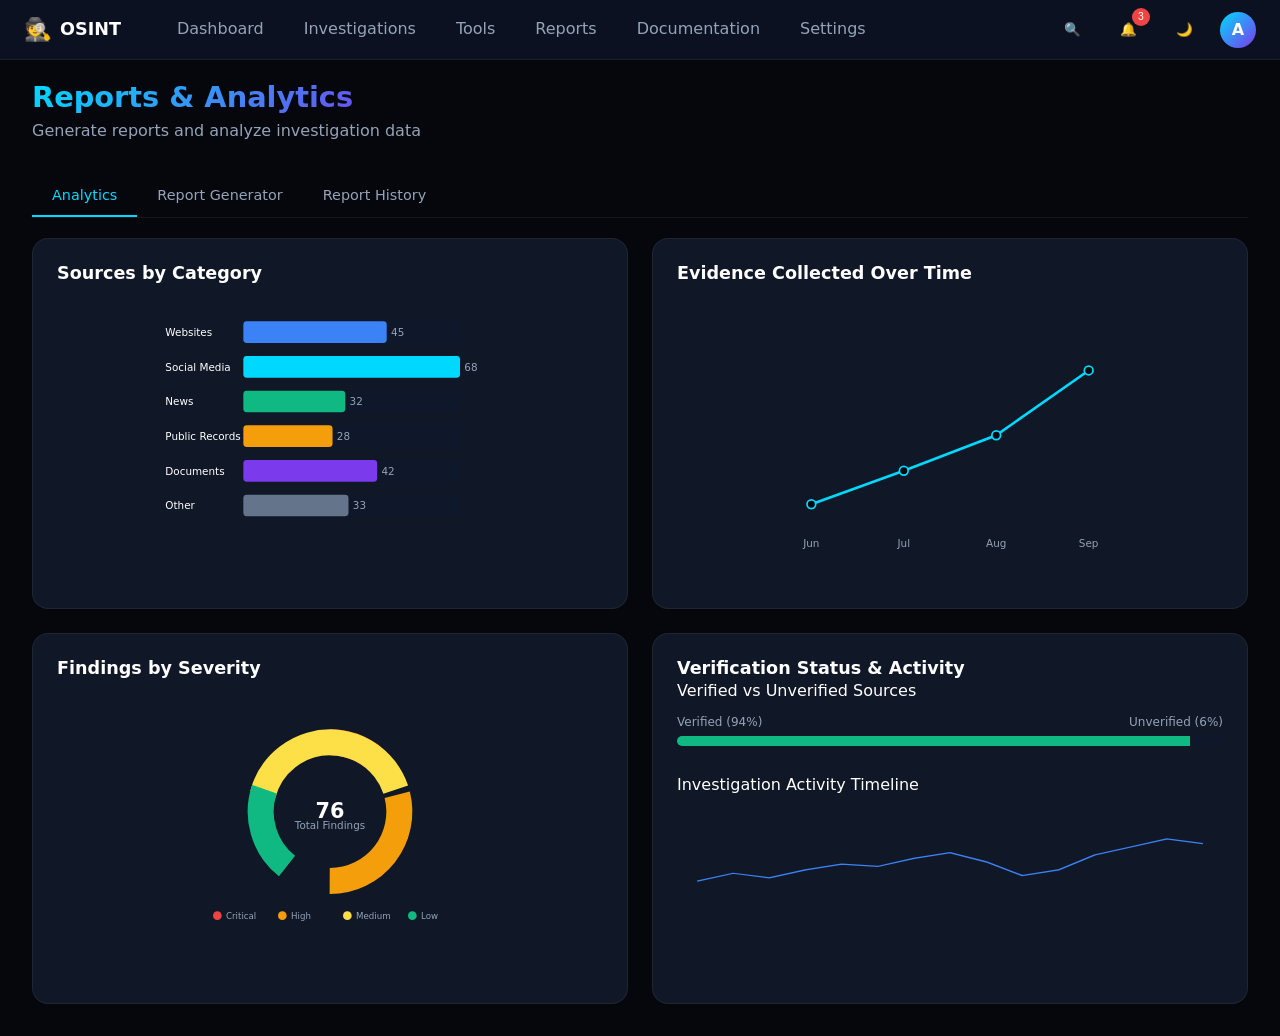
<file: OSIN/osint-dashboard/reports.html>
<!DOCTYPE html>
<html lang="en" data-theme="dark">
<head>
  <meta charset="UTF-8">
  <meta name="viewport" content="width=device-width, initial-scale=1.0">
  <title>OSINT Intelligence Platform — Reports & Analytics</title>
  <link rel="stylesheet" href="css/style.css">
  <link rel="stylesheet" href="css/dashboard.css">
  <link rel="stylesheet" href="css/responsive.css">
  <style>
    .chart-container { width: 100%; height: 300px; display: flex; align-items: center; justify-content: center; position: relative; }
    .chart-container svg { width: 100%; height: 100%; }
    .report-preview-container { margin-top: 24px; }
    .report-preview-content { white-space: pre-wrap; font-family: var(--font-mono); font-size: 14px; background: var(--bg-tertiary); padding: 24px; border-radius: var(--radius-md); overflow-x: auto; color: var(--text-primary); border: 1px solid var(--card-border); }
    @media print {
      body * { visibility: hidden; }
      #reportPreview, #reportPreview * { visibility: visible; }
      #reportPreview { position: absolute; left: 0; top: 0; width: 100%; }
    }
  </style>
</head>
<body>
  <nav class="top-nav" id="topNav">
    <div class="nav-left">
      <a href="dashboard.html" class="nav-brand"><span class="brand-icon">🕵️</span><span class="brand-text">OSINT</span></a>
      <div class="nav-links" id="navLinks">
        <a href="dashboard.html" class="nav-link" data-page="dashboard">Dashboard</a>
        <a href="investigations.html" class="nav-link" data-page="investigations">Investigations</a>
        <a href="tools.html" class="nav-link" data-page="tools">Tools</a>
        <a href="reports.html" class="nav-link" data-page="reports">Reports</a>
        <a href="documentation.html" class="nav-link" data-page="documentation">Documentation</a>
        <a href="settings.html" class="nav-link" data-page="settings">Settings</a>
      </div>
    </div>
    <div class="nav-right">
      <button class="nav-action-btn" id="globalSearchBtn" title="Search (Ctrl+K)"><span>🔍</span></button>
      <button class="nav-action-btn" id="notificationsBtn" title="Notifications"><span>🔔</span><span class="notification-badge">3</span></button>
      <button class="nav-action-btn" id="themeToggleBtn" title="Toggle Theme"><span>🌙</span></button>
      <div class="user-avatar" title="Analyst">A</div>
      <button class="nav-action-btn mobile-menu-btn" id="mobileMenuBtn" aria-label="Menu"><span>☰</span></button>
    </div>
  </nav>

  <main class="main-content" id="mainContent">
    <div class="page-header">
      <div>
        <h1 class="page-title">Reports & Analytics</h1>
        <p class="page-subtitle">Generate reports and analyze investigation data</p>
      </div>
    </div>

    <div class="tabs">
      <button class="tab active" data-tab="analytics">Analytics</button>
      <button class="tab" data-tab="generator">Report Generator</button>
      <button class="tab" data-tab="history">Report History</button>
    </div>

    <div class="tab-content">
      <!-- Analytics Tab -->
      <div class="tab-pane active" id="tab-analytics">
        <div class="stats-grid" style="grid-template-columns: repeat(2, 1fr); gap: 24px;">
          <div class="card">
            <h3 class="card-title">Sources by Category</h3>
            <div class="card-body chart-container" id="sourcesBarChart"></div>
          </div>
          <div class="card">
            <h3 class="card-title">Evidence Collected Over Time</h3>
            <div class="card-body chart-container" id="evidenceLineChart"></div>
          </div>
          <div class="card">
            <h3 class="card-title">Findings by Severity</h3>
            <div class="card-body chart-container" id="findingsDonutChart"></div>
          </div>
          <div class="card">
            <h3 class="card-title">Verification Status & Activity</h3>
            <div class="card-body">
              <div style="margin-bottom: 30px;">
                <p>Verified vs Unverified Sources</p>
                <div id="verifiedProgressBar" style="height: 30px; margin-top: 10px;"></div>
              </div>
              <div>
                <p>Investigation Activity Timeline</p>
                <div id="activitySparkline" class="chart-container" style="height: 100px; margin-top: 10px;"></div>
              </div>
            </div>
          </div>
        </div>
      </div>

      <!-- Report Generator Tab -->
      <div class="tab-pane" id="tab-generator">
        <div class="card">
          <h3 class="card-title">Report Configuration</h3>
          <div class="card-body">
            <div class="form-row">
              <div class="form-group" style="flex: 1;">
                <label class="form-label">Select Investigation</label>
                <select class="form-select" id="reportInvestigationSelect">
                  <!-- Populated by JS -->
                </select>
              </div>
              <div class="form-group" style="flex: 1;">
                <label class="form-label">Report Title</label>
                <input type="text" class="form-input" id="reportTitleInput" placeholder="e.g. Final Investigation Report">
              </div>
            </div>
            
            <div class="form-group">
              <label class="form-label">Include Sections</label>
              <div style="display: grid; grid-template-columns: 1fr 1fr; gap: 10px;">
                <label><input type="checkbox" id="secSummary" checked> Executive Summary</label>
                <label><input type="checkbox" id="secTarget" checked> Target Information</label>
                <label><input type="checkbox" id="secSources" checked> Sources</label>
                <label><input type="checkbox" id="secEvidence" checked> Evidence</label>
                <label><input type="checkbox" id="secFindings" checked> Findings</label>
                <label><input type="checkbox" id="secTimeline" checked> Timeline</label>
                <label><input type="checkbox" id="secRelations" checked> Intelligence Relationships</label>
                <label><input type="checkbox" id="secNotes" checked> Analyst Notes</label>
                <label><input type="checkbox" id="secVerification" checked> Verification Status</label>
                <label><input type="checkbox" id="secDisclaimer" checked> Disclaimer</label>
              </div>
            </div>

            <div class="form-row">
              <div class="form-group" style="flex: 1;">
                <label class="form-label">Analyst Name</label>
                <input type="text" class="form-input" id="analystNameInput" value="Analyst Alpha">
              </div>
            </div>
            <div class="form-group">
              <label class="form-label">Additional Notes</label>
              <textarea class="form-input" id="additionalNotesInput" rows="3" placeholder="Enter any additional context..."></textarea>
            </div>

            <button class="btn btn-primary btn-lg" id="btnGenerateReport">Generate Investigation Report</button>
          </div>
        </div>

        <div class="report-preview-container" id="reportPreviewContainer" style="display: none;">
          <div class="card">
            <div class="card-header">
              <h3 class="card-title">Report Preview</h3>
              <div>
                <button class="btn btn-secondary btn-sm" id="btnPrintReport">🖨️ Print</button>
                <button class="btn btn-secondary btn-sm" id="btnSaveReport">💾 Save</button>
                <button class="btn btn-secondary btn-sm" id="btnExportJSON">📋 Export JSON</button>
                <button class="btn btn-secondary btn-sm" id="btnExportCSV">📊 Export CSV</button>
              </div>
            </div>
            <div class="card-body">
              <div class="report-preview-content" id="reportPreview"></div>
            </div>
          </div>
        </div>
      </div>

      <!-- Report History Tab -->
      <div class="tab-pane" id="tab-history">
        <div class="card">
          <h3 class="card-title">Saved Reports</h3>
          <div class="card-body">
            <div class="data-table-container">
              <table class="data-table" id="reportHistoryTable">
                <thead>
                  <tr>
                    <th>Report ID</th>
                    <th>Investigation</th>
                    <th>Date</th>
                    <th>Analyst</th>
                    <th>Actions</th>
                  </tr>
                </thead>
                <tbody>
                  <!-- Populated by JS -->
                </tbody>
              </table>
            </div>
          </div>
        </div>
      </div>
    </div>
  </main>

  <div id="overlays"></div>

  <script src="js/storage.js"></script>
  <script src="js/ui.js"></script>
  <script src="js/app.js"></script>
  <script src="js/reports.js"></script>
</body>
</html>
</file>
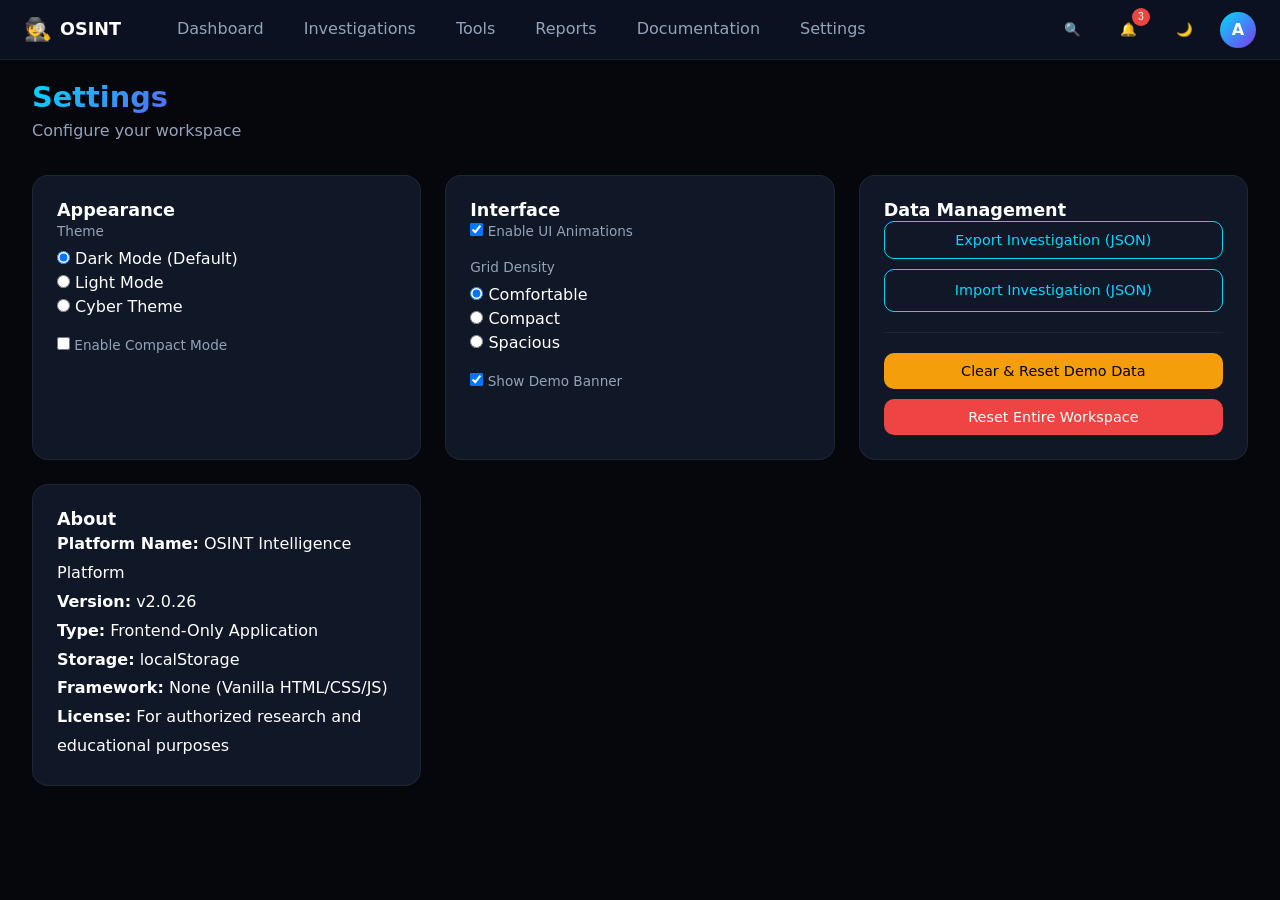
<file: OSIN/osint-dashboard/settings.html>
<!DOCTYPE html>
<html lang="en" data-theme="dark">
<head>
  <meta charset="UTF-8">
  <meta name="viewport" content="width=device-width, initial-scale=1.0">
  <title>OSINT Intelligence Platform — Settings</title>
  <link rel="stylesheet" href="css/style.css">
  <link rel="stylesheet" href="css/dashboard.css">
  <link rel="stylesheet" href="css/responsive.css">
</head>
<body>
  <nav class="top-nav" id="topNav">
    <div class="nav-left">
      <a href="dashboard.html" class="nav-brand"><span class="brand-icon">🕵️</span><span class="brand-text">OSINT</span></a>
      <div class="nav-links" id="navLinks">
        <a href="dashboard.html" class="nav-link" data-page="dashboard">Dashboard</a>
        <a href="investigations.html" class="nav-link" data-page="investigations">Investigations</a>
        <a href="tools.html" class="nav-link" data-page="tools">Tools</a>
        <a href="reports.html" class="nav-link" data-page="reports">Reports</a>
        <a href="documentation.html" class="nav-link" data-page="documentation">Documentation</a>
        <a href="settings.html" class="nav-link" data-page="settings">Settings</a>
      </div>
    </div>
    <div class="nav-right">
      <button class="nav-action-btn" id="globalSearchBtn" title="Search (Ctrl+K)"><span>🔍</span></button>
      <button class="nav-action-btn" id="notificationsBtn" title="Notifications"><span>🔔</span><span class="notification-badge">3</span></button>
      <button class="nav-action-btn" id="themeToggleBtn" title="Toggle Theme"><span>🌙</span></button>
      <div class="user-avatar" title="Analyst">A</div>
      <button class="nav-action-btn mobile-menu-btn" id="mobileMenuBtn" aria-label="Menu"><span>☰</span></button>
    </div>
  </nav>

  <main class="main-content" id="mainContent">
    <div class="page-header">
      <div>
        <h1 class="page-title">Settings</h1>
        <p class="page-subtitle">Configure your workspace</p>
      </div>
    </div>

    <div style="display: grid; grid-template-columns: repeat(auto-fit, minmax(300px, 1fr)); gap: 24px;">
      
      <!-- Appearance Card -->
      <div class="card">
        <h3 class="card-title">Appearance</h3>
        <div class="card-body">
          <div class="form-group">
            <label class="form-label">Theme</label>
            <div>
              <label style="margin-right: 15px;"><input type="radio" name="theme" value="dark" checked> Dark Mode (Default)</label><br>
              <label style="margin-right: 15px;"><input type="radio" name="theme" value="light"> Light Mode</label><br>
              <label><input type="radio" name="theme" value="cyber"> Cyber Theme</label>
            </div>
          </div>
          <div class="form-group" style="margin-top: 15px;">
            <label class="form-label">
              <input type="checkbox" id="compactModeToggle"> Enable Compact Mode
            </label>
          </div>
        </div>
      </div>

      <!-- Interface Card -->
      <div class="card">
        <h3 class="card-title">Interface</h3>
        <div class="card-body">
          <div class="form-group">
            <label class="form-label">
              <input type="checkbox" id="animationsToggle" checked> Enable UI Animations
            </label>
          </div>
          <div class="form-group">
            <label class="form-label">Grid Density</label>
            <div>
              <label style="margin-right: 15px;"><input type="radio" name="density" value="comfortable" checked> Comfortable</label><br>
              <label style="margin-right: 15px;"><input type="radio" name="density" value="compact"> Compact</label><br>
              <label><input type="radio" name="density" value="spacious"> Spacious</label>
            </div>
          </div>
          <div class="form-group" style="margin-top: 15px;">
            <label class="form-label">
              <input type="checkbox" id="demoBannerToggle" checked> Show Demo Banner
            </label>
          </div>
        </div>
      </div>

      <!-- Data Management Card -->
      <div class="card">
        <h3 class="card-title">Data Management</h3>
        <div class="card-body" style="display: flex; flex-direction: column; gap: 10px;">
          <button class="btn btn-secondary" id="btnExportData">Export Investigation (JSON)</button>
          
          <label class="btn btn-secondary" style="text-align: center; cursor: pointer;">
            Import Investigation (JSON)
            <input type="file" id="fileImportData" accept=".json" style="display: none;">
          </label>
          
          <hr style="border: 0; border-top: 1px solid var(--card-border); margin: 10px 0;">
          
          <button class="btn btn-warning" id="btnClearDemoData" style="background-color: var(--warning); color: #000; border: none;">Clear & Reset Demo Data</button>
          <button class="btn btn-danger" id="btnResetWorkspace">Reset Entire Workspace</button>
        </div>
      </div>

      <!-- About Card -->
      <div class="card">
        <h3 class="card-title">About</h3>
        <div class="card-body" style="line-height: 1.8;">
          <p><strong>Platform Name:</strong> OSINT Intelligence Platform</p>
          <p><strong>Version:</strong> v2.0.26</p>
          <p><strong>Type:</strong> Frontend-Only Application</p>
          <p><strong>Storage:</strong> localStorage</p>
          <p><strong>Framework:</strong> None (Vanilla HTML/CSS/JS)</p>
          <p><strong>License:</strong> For authorized research and educational purposes</p>
        </div>
      </div>

    </div>
  </main>

  <div id="overlays"></div>

  <script src="js/storage.js"></script>
  <script src="js/ui.js"></script>
  <script src="js/app.js"></script>
  <script>
    document.addEventListener('DOMContentLoaded', () => {
      // Settings logic
      const themeRadios = document.querySelectorAll('input[name="theme"]');
      const compactToggle = document.getElementById('compactModeToggle');
      const animToggle = document.getElementById('animationsToggle');
      const densityRadios = document.querySelectorAll('input[name="density"]');
      const demoBannerToggle = document.getElementById('demoBannerToggle');
      
      // Load current
      const currentTheme = localStorage.getItem('osint-theme') || 'dark';
      document.querySelector(`input[name="theme"][value="${currentTheme}"]`).checked = true;
      
      const settings = window.OSINTStorage ? window.OSINTStorage.getSettings() : {};
      if(settings.compactMode !== undefined) compactToggle.checked = settings.compactMode;
      if(settings.animations !== undefined) animToggle.checked = settings.animations;
      if(settings.density) {
          const r = document.querySelector(`input[name="density"][value="${settings.density}"]`);
          if(r) r.checked = true;
      }
      if(settings.showDemoBanner !== undefined) demoBannerToggle.checked = settings.showDemoBanner;

      // Event listeners for saving
      const saveSettings = () => {
          if(window.OSINTStorage) {
              window.OSINTStorage.saveSettings({
                  compactMode: compactToggle.checked,
                  animations: animToggle.checked,
                  density: document.querySelector('input[name="density"]:checked').value,
                  showDemoBanner: demoBannerToggle.checked
              });
              window.OSINTUI?.showToast('Settings saved', 'success', 2000);
          }
      };

      themeRadios.forEach(radio => {
          radio.addEventListener('change', (e) => {
              const theme = e.target.value;
              localStorage.setItem('osint-theme', theme);
              document.documentElement.setAttribute('data-theme', theme);
              window.OSINTUI?.showToast('Theme updated', 'success', 2000);
          });
      });

      compactToggle.addEventListener('change', saveSettings);
      animToggle.addEventListener('change', saveSettings);
      densityRadios.forEach(r => r.addEventListener('change', saveSettings));
      demoBannerToggle.addEventListener('change', saveSettings);

      // Data management
      document.getElementById('btnExportData').addEventListener('click', () => {
          if(window.OSINTStorage) window.OSINTStorage.exportJSON();
      });

      document.getElementById('fileImportData').addEventListener('change', (e) => {
          const file = e.target.files[0];
          if(!file) return;
          const reader = new FileReader();
          reader.onload = (evt) => {
              try {
                  if(window.OSINTStorage) {
                      window.OSINTStorage.importJSON(evt.target.result);
                      window.OSINTUI?.showToast('Data imported successfully', 'success', 3000);
                      setTimeout(() => location.reload(), 1000);
                  }
              } catch(err) {
                  window.OSINTUI?.showToast('Import failed: Invalid JSON', 'error', 3000);
              }
          };
          reader.readAsText(file);
      });

      document.getElementById('btnClearDemoData').addEventListener('click', () => {
          if(confirm('Clear all current data and reset to fresh demo data?')) {
              if(window.OSINTStorage) {
                  window.OSINTStorage.clearAll();
                  window.OSINTStorage.initDemoData();
                  alert('Data reset to demo state.');
                  location.reload();
              }
          }
      });

      document.getElementById('btnResetWorkspace').addEventListener('click', () => {
          if(confirm('WARNING: This will permanently delete ALL data and settings. Proceed?')) {
              localStorage.clear();
              alert('Workspace reset. Reloading...');
              location.reload();
          }
      });
    });
  </script>
</body>
</html>
</file>
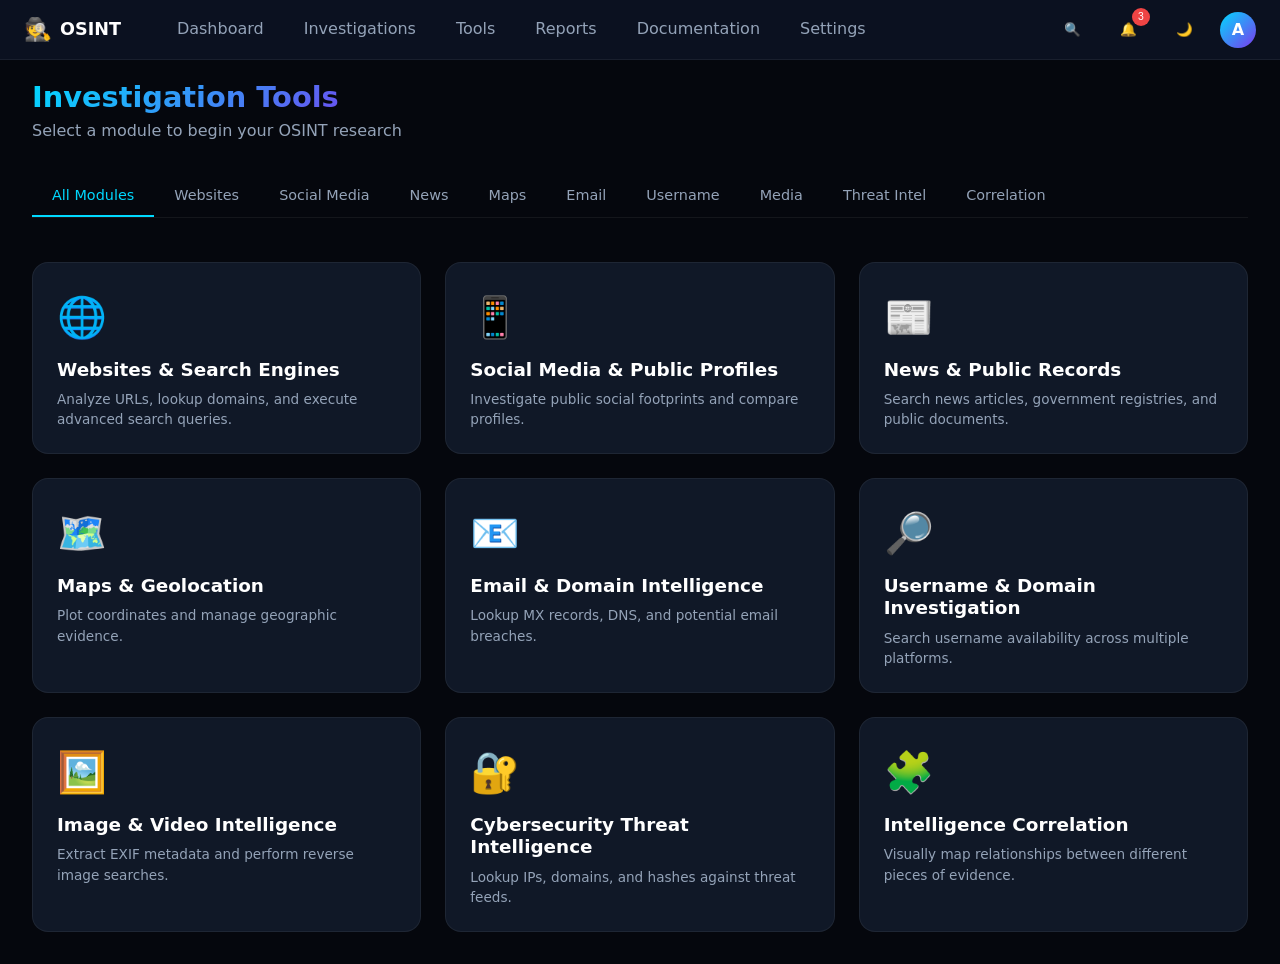
<file: OSIN/osint-dashboard/tools.html>
<!DOCTYPE html>
<html lang="en" data-theme="dark">
<head>
  <meta charset="UTF-8">
  <meta name="viewport" content="width=device-width, initial-scale=1.0">
  <title>OSINT Intelligence Platform — Investigation Tools</title>
  <link rel="stylesheet" href="css/style.css">
  <link rel="stylesheet" href="css/dashboard.css">
  <link rel="stylesheet" href="css/responsive.css">
  <style>
    .module-detail { display: none; }
    .module-detail.active { display: block; }
    .graph-workspace {
      position: relative;
      width: 100%;
      height: 600px;
      background: var(--bg-secondary);
      border: 1px solid var(--card-border);
      overflow: hidden;
      border-radius: var(--radius-md);
      cursor: grab;
    }
    .graph-workspace:active { cursor: grabbing; }
    .graph-node {
      position: absolute;
      background: var(--card-bg);
      border: 1px solid var(--accent);
      padding: 10px 15px;
      border-radius: var(--radius-md);
      cursor: pointer;
      user-select: none;
      box-shadow: var(--shadow-sm);
      z-index: 10;
      display: flex;
      align-items: center;
      gap: 8px;
    }
    .graph-node.selected {
      border-color: var(--accent-secondary);
      box-shadow: 0 0 10px var(--accent-secondary);
    }
    .graph-connection { stroke: var(--text-muted); stroke-width: 2; z-index: 1; }
    #svg-canvas { position: absolute; top: 0; left: 0; width: 100%; height: 100%; pointer-events: none; z-index: 1; }
    .css-map { width: 100%; height: 400px; background: repeating-linear-gradient(45deg, var(--bg-secondary) 0, var(--bg-secondary) 10px, var(--card-bg) 10px, var(--card-bg) 20px); position: relative; border-radius: var(--radius-md); overflow: hidden; }
    .map-dot { position: absolute; width: 12px; height: 12px; background: var(--accent); border-radius: 50%; transform: translate(-50%, -50%); box-shadow: 0 0 10px var(--accent); }
    .demo-badge { background: var(--warning); color: #000; font-size: 0.7em; padding: 2px 6px; border-radius: 4px; font-weight: bold; margin-left: 8px; vertical-align: top; }
  </style>
</head>
<body>
  <nav class="top-nav" id="topNav">
    <div class="nav-left">
      <a href="dashboard.html" class="nav-brand"><span class="brand-icon">🕵️</span><span class="brand-text">OSINT</span></a>
      <div class="nav-links" id="navLinks">
        <a href="dashboard.html" class="nav-link" data-page="dashboard">Dashboard</a>
        <a href="investigations.html" class="nav-link" data-page="investigations">Investigations</a>
        <a href="tools.html" class="nav-link" data-page="tools">Tools</a>
        <a href="reports.html" class="nav-link" data-page="reports">Reports</a>
        <a href="documentation.html" class="nav-link" data-page="documentation">Documentation</a>
        <a href="settings.html" class="nav-link" data-page="settings">Settings</a>
      </div>
    </div>
    <div class="nav-right">
      <button class="nav-action-btn" id="globalSearchBtn" title="Search (Ctrl+K)"><span>🔍</span></button>
      <button class="nav-action-btn" id="notificationsBtn" title="Notifications"><span>🔔</span><span class="notification-badge">3</span></button>
      <button class="nav-action-btn" id="themeToggleBtn" title="Toggle Theme"><span>🌙</span></button>
      <div class="user-avatar" title="Analyst">A</div>
      <button class="nav-action-btn mobile-menu-btn" id="mobileMenuBtn" aria-label="Menu"><span>☰</span></button>
    </div>
  </nav>

  <main class="main-content" id="mainContent">
    <div class="page-header">
      <div>
        <h1 class="page-title">Investigation Tools</h1>
        <p class="page-subtitle">Select a module to begin your OSINT research</p>
      </div>
    </div>

    <div class="tabs">
      <button class="tab active" data-target="module-grid-view">All Modules</button>
      <button class="tab" data-target="module-1">Websites</button>
      <button class="tab" data-target="module-2">Social Media</button>
      <button class="tab" data-target="module-3">News</button>
      <button class="tab" data-target="module-4">Maps</button>
      <button class="tab" data-target="module-5">Email</button>
      <button class="tab" data-target="module-6">Username</button>
      <button class="tab" data-target="module-7">Media</button>
      <button class="tab" data-target="module-8">Threat Intel</button>
      <button class="tab" data-target="module-9">Correlation</button>
    </div>

    <div class="tab-content">
      <!-- All Modules Grid -->
      <div id="module-grid-view" class="tab-pane active module-grid" style="display: grid; grid-template-columns: repeat(auto-fit, minmax(300px, 1fr)); gap: 24px; padding-top: 24px;">
        <div class="card module-card" onclick="showModule(1)">
          <div class="module-icon">🌐</div>
          <h3 class="module-title">Websites & Search Engines</h3>
          <p class="module-desc">Analyze URLs, lookup domains, and execute advanced search queries.</p>
        </div>
        <div class="card module-card" onclick="showModule(2)">
          <div class="module-icon">📱</div>
          <h3 class="module-title">Social Media & Public Profiles</h3>
          <p class="module-desc">Investigate public social footprints and compare profiles.</p>
        </div>
        <div class="card module-card" onclick="showModule(3)">
          <div class="module-icon">📰</div>
          <h3 class="module-title">News & Public Records</h3>
          <p class="module-desc">Search news articles, government registries, and public documents.</p>
        </div>
        <div class="card module-card" onclick="showModule(4)">
          <div class="module-icon">🗺️</div>
          <h3 class="module-title">Maps & Geolocation</h3>
          <p class="module-desc">Plot coordinates and manage geographic evidence.</p>
        </div>
        <div class="card module-card" onclick="showModule(5)">
          <div class="module-icon">📧</div>
          <h3 class="module-title">Email & Domain Intelligence</h3>
          <p class="module-desc">Lookup MX records, DNS, and potential email breaches.</p>
        </div>
        <div class="card module-card" onclick="showModule(6)">
          <div class="module-icon">🔎</div>
          <h3 class="module-title">Username & Domain Investigation</h3>
          <p class="module-desc">Search username availability across multiple platforms.</p>
        </div>
        <div class="card module-card" onclick="showModule(7)">
          <div class="module-icon">🖼️</div>
          <h3 class="module-title">Image & Video Intelligence</h3>
          <p class="module-desc">Extract EXIF metadata and perform reverse image searches.</p>
        </div>
        <div class="card module-card" onclick="showModule(8)">
          <div class="module-icon">🔐</div>
          <h3 class="module-title">Cybersecurity Threat Intelligence</h3>
          <p class="module-desc">Lookup IPs, domains, and hashes against threat feeds.</p>
        </div>
        <div class="card module-card" onclick="showModule(9)">
          <div class="module-icon">🧩</div>
          <h3 class="module-title">Intelligence Correlation</h3>
          <p class="module-desc">Visually map relationships between different pieces of evidence.</p>
        </div>
      </div>

      <!-- Module 1: Websites -->
      <div id="module-1" class="tab-pane module-detail">
        <div class="card">
          <div class="card-header">
            <h3 class="card-title">🌐 Websites & Search Engines</h3>
            <button class="btn btn-secondary btn-sm" onclick="showAllModules()">Back to Grid</button>
          </div>
          <div class="card-body">
            <div class="form-group">
              <label class="form-label">Search Query Workspace</label>
              <textarea class="form-input" id="m1-query" rows="3" placeholder="Enter search queries..."></textarea>
              <button class="btn btn-primary" style="margin-top: 10px;" id="m1-search-btn">Search</button>
            </div>
            
            <div style="display: flex; gap: 16px; margin-bottom: 24px;">
              <button class="btn btn-secondary" onclick="window.open('https://google.com')">Google</button>
              <button class="btn btn-secondary" onclick="window.open('https://bing.com')">Bing</button>
              <button class="btn btn-secondary" onclick="window.open('https://duckduckgo.com')">DuckDuckGo</button>
              <button class="btn btn-secondary" onclick="window.open('https://archive.org')">Archive.org</button>
            </div>

            <div class="form-group">
              <label class="form-label">URL Analyzer</label>
              <div style="display: flex; gap: 10px;">
                <input type="text" id="m1-url" class="form-input" placeholder="https://example.com" style="flex:1;">
                <button class="btn btn-primary" id="m1-analyze-btn">Analyze URL</button>
              </div>
            </div>
            <div id="m1-url-results" class="card glass-card" style="display:none; margin-bottom: 24px;">
              <h4 style="margin-top:0;">Analysis Results <span class="demo-badge">DEMO</span></h4>
              <p><strong>Protocol:</strong> <span id="m1-protocol"></span></p>
              <p><strong>Hostname:</strong> <span id="m1-hostname"></span></p>
              <p><strong>Path:</strong> <span id="m1-pathname"></span></p>
            </div>

            <div class="form-group">
              <label class="form-label">Domain Lookup (WHOIS)</label>
              <div style="display: flex; gap: 10px;">
                <input type="text" id="m1-domain" class="form-input" placeholder="example.com" style="flex:1;">
                <button class="btn btn-primary" id="m1-domain-btn">Lookup</button>
              </div>
            </div>
            <div id="m1-domain-results" class="card glass-card" style="display:none; margin-bottom: 24px;">
               <h4 style="margin-top:0;">WHOIS Information <span class="demo-badge">DEMO</span></h4>
               <p>Registrar: Demo Registrar LLC</p>
               <p>Created: 2020-01-01</p>
            </div>

            <div class="form-group">
              <label class="form-label">Robots.txt Viewer <span class="demo-badge">DEMO</span></label>
              <textarea class="form-input" rows="4" readonly>User-agent: *
Disallow: /admin
Disallow: /private</textarea>
            </div>
            <button class="btn btn-primary">Add Finding</button>
          </div>
        </div>
      </div>

      <!-- Module 2: Social Media -->
      <div id="module-2" class="tab-pane module-detail">
        <div class="card">
          <div class="card-header">
            <h3 class="card-title">📱 Social Media & Public Profiles</h3>
            <button class="btn btn-secondary btn-sm" onclick="showAllModules()">Back to Grid</button>
          </div>
          <div class="card-body">
            <div class="form-group">
              <label class="form-label">Username Search</label>
              <div style="display: flex; gap: 10px;">
                <input type="text" id="m2-username" class="form-input" placeholder="username" style="flex:1;">
                <button class="btn btn-primary" id="m2-search-btn">Search</button>
              </div>
            </div>
            
            <div id="m2-platforms" style="display: grid; grid-template-columns: repeat(auto-fit, minmax(200px, 1fr)); gap: 16px; margin-bottom: 24px;">
              <!-- Populated by JS -->
            </div>

            <div class="form-group">
              <label class="form-label">Profile URL Collection</label>
              <div class="data-table-container">
                <table class="data-table" id="m2-urls-table">
                  <thead><tr><th>Platform</th><th>URL</th><th>Actions</th></tr></thead>
                  <tbody></tbody>
                </table>
              </div>
            </div>

            <div class="form-group">
              <label class="form-label">Public Bio Information</label>
              <textarea class="form-input" rows="3" placeholder="Enter bio details..."></textarea>
            </div>

            <div style="display: grid; grid-template-columns: 1fr 1fr; gap: 16px; margin-bottom: 24px;">
              <div class="card glass-card">
                <h4>Profile A</h4>
                <textarea class="form-input" rows="4"></textarea>
              </div>
              <div class="card glass-card">
                <h4>Profile B</h4>
                <textarea class="form-input" rows="4"></textarea>
              </div>
            </div>

            <div class="form-group">
              <label class="form-label">Investigation Notes</label>
              <textarea class="form-input" id="m2-notes" rows="4"></textarea>
              <button class="btn btn-primary" style="margin-top: 10px;" id="m2-save-notes">Save Notes</button>
            </div>
            <p style="font-size: 0.8em; color: var(--text-muted);">Privacy notice: Only publicly available information is collected.</p>
          </div>
        </div>
      </div>

      <!-- Module 3: News -->
      <div id="module-3" class="tab-pane module-detail">
        <div class="card">
          <div class="card-header">
            <h3 class="card-title">📰 News & Public Records</h3>
            <button class="btn btn-secondary btn-sm" onclick="showAllModules()">Back to Grid</button>
          </div>
          <div class="card-body">
            <div class="form-group">
              <label class="form-label">News Research</label>
              <div style="display: flex; gap: 10px;">
                <input type="text" class="form-input" placeholder="Search news topics..." style="flex:1;">
                <button class="btn btn-primary">Search</button>
              </div>
            </div>
            
            <div style="margin-bottom: 24px;">
              <h4>Source Categories</h4>
              <div style="display: flex; gap: 10px; flex-wrap: wrap;">
                <span class="badge badge-info">Government</span>
                <span class="badge badge-warning">Court Records</span>
                <span class="badge badge-neutral">Company Registry</span>
                <span class="badge badge-success">Press Releases</span>
                <span class="badge badge-info">Archives</span>
              </div>
            </div>

            <div class="form-group">
              <div style="display: flex; justify-content: space-between; align-items: center; margin-bottom: 10px;">
                <label class="form-label" style="margin:0;">Sources</label>
                <button class="btn btn-primary btn-sm" id="m3-add-source">Add Source</button>
              </div>
              <div class="data-table-container">
                <table class="data-table" id="m3-sources-table">
                  <thead><tr><th>ID</th><th>Name</th><th>Type</th><th>URL</th><th>Status</th><th>Actions</th></tr></thead>
                  <tbody>
                    <tr><td>SRC-001</td><td>Gov Registry</td><td>Government</td><td>http://...</td><td><span class="badge badge-neutral">Unverified</span></td><td><button class="btn btn-sm btn-secondary" onclick="verifySource(this)">Verify</button></td></tr>
                  </tbody>
                </table>
              </div>
            </div>

            <div class="form-group">
              <label class="form-label">Research Notes</label>
              <textarea class="form-input" rows="4"></textarea>
            </div>
          </div>
        </div>
      </div>

      <!-- Module 4: Maps -->
      <div id="module-4" class="tab-pane module-detail">
        <div class="card">
          <div class="card-header">
            <h3 class="card-title">🗺️ Maps & Geolocation</h3>
            <button class="btn btn-secondary btn-sm" onclick="showAllModules()">Back to Grid</button>
          </div>
          <div class="card-body">
            <div class="css-map" id="m4-map"></div>
            
            <div class="form-row" style="margin-top: 16px; display: flex; gap: 16px;">
              <div class="form-group" style="flex:1;">
                <label class="form-label">Latitude</label>
                <input type="number" step="0.000001" id="m4-lat" class="form-input" placeholder="e.g. 40.7128">
              </div>
              <div class="form-group" style="flex:1;">
                <label class="form-label">Longitude</label>
                <input type="number" step="0.000001" id="m4-lng" class="form-input" placeholder="e.g. -74.0060">
              </div>
            </div>
            <button class="btn btn-primary" id="m4-plot-btn">Plot Point</button>

            <div class="form-group" style="margin-top: 24px;">
              <label class="form-label">Location Notes</label>
              <textarea class="form-input" rows="3"></textarea>
            </div>
            
            <div class="form-group">
              <label class="form-label">Address/Reference</label>
              <input type="text" class="form-input">
            </div>

            <div class="form-group">
              <label class="form-label">Geolocation Evidence</label>
              <div class="data-table-container">
                <table class="data-table">
                  <thead><tr><th>Lat</th><th>Lng</th><th>Reference</th></tr></thead>
                  <tbody id="m4-evidence"></tbody>
                </table>
              </div>
            </div>

            <p style="font-size: 0.8em; color: var(--text-muted);">Privacy notice: Do not track real-time locations without authorization.</p>
          </div>
        </div>
      </div>

      <!-- Module 5: Email -->
      <div id="module-5" class="tab-pane module-detail">
        <div class="card">
          <div class="card-header">
            <h3 class="card-title">📧 Email & Domain Intelligence</h3>
            <button class="btn btn-secondary btn-sm" onclick="showAllModules()">Back to Grid</button>
          </div>
          <div class="card-body">
            <div class="form-row" style="display:flex; gap:16px;">
              <div class="form-group" style="flex:1;">
                <label class="form-label">Email Address</label>
                <input type="email" id="m5-email" class="form-input" placeholder="target@example.com">
              </div>
              <div class="form-group" style="flex:1;">
                <label class="form-label">Domain</label>
                <input type="text" id="m5-domain" class="form-input" placeholder="example.com">
              </div>
            </div>
            <button class="btn btn-primary" id="m5-lookup-btn">Lookup</button>

            <div id="m5-results" style="display:none; margin-top: 24px; gap: 16px; display: grid; grid-template-columns: 1fr 1fr;">
              <div class="card glass-card" style="grid-column: 1 / -1; display:flex; justify-content: space-between;">
                 <h4 style="margin:0;">Intelligence Results <span class="demo-badge">DEMO DATA</span></h4>
              </div>
              <div class="card glass-card">
                <h4>Domain Info</h4>
                <p>Domain: <span id="m5-res-domain"></span></p>
                <p>Registrar: Secure Names LLC</p>
                <p>Created: 2021-05-10</p>
              </div>
              <div class="card glass-card">
                <h4>DNS Reference</h4>
                <p>A Record: 192.0.2.1</p>
                <p>NS Record: ns1.example.com</p>
              </div>
              <div class="card glass-card">
                <h4>MX Reference</h4>
                <p>Mail Server: mail.demo-server.net</p>
              </div>
              <div class="card glass-card">
                <h4>Public Breach Reference</h4>
                <input type="text" class="form-input" placeholder="Notes on breaches...">
              </div>
            </div>
            
            <div class="form-group" style="margin-top: 24px;">
              <label class="form-label">Notes</label>
              <textarea class="form-input" rows="3"></textarea>
            </div>
          </div>
        </div>
      </div>

      <!-- Module 6: Username -->
      <div id="module-6" class="tab-pane module-detail">
        <div class="card">
          <div class="card-header">
            <h3 class="card-title">🔎 Username & Domain Investigation</h3>
            <button class="btn btn-secondary btn-sm" onclick="showAllModules()">Back to Grid</button>
          </div>
          <div class="card-body">
            <div class="form-group">
              <label class="form-label">Username</label>
              <div style="display: flex; gap: 10px;">
                <input type="text" id="m6-username" class="form-input" placeholder="johndoe123" style="flex:1;">
                <button class="btn btn-primary" id="m6-search-user">Search Username</button>
                <button class="btn btn-secondary" id="m6-search-domain">Search Domain</button>
                <button class="btn btn-secondary">Add Evidence</button>
              </div>
            </div>

            <div id="m6-results" style="display: grid; grid-template-columns: repeat(auto-fit, minmax(200px, 1fr)); gap: 16px; margin-top: 24px;">
              <!-- Populated by JS -->
            </div>
          </div>
        </div>
      </div>

      <!-- Module 7: Media -->
      <div id="module-7" class="tab-pane module-detail">
        <div class="card">
          <div class="card-header">
            <h3 class="card-title">🖼️ Image & Video Intelligence</h3>
            <button class="btn btn-secondary btn-sm" onclick="showAllModules()">Back to Grid</button>
          </div>
          <div class="card-body">
            <div class="form-group">
              <label class="form-label">File Upload</label>
              <div style="border: 2px dashed var(--card-border); padding: 40px; text-align: center; border-radius: var(--radius-md);">
                <input type="file" id="m7-file" style="display:none;" accept="image/*,video/*">
                <button class="btn btn-secondary" onclick="document.getElementById('m7-file').click()">Select File</button>
                <p style="margin-top: 10px; color: var(--text-muted);">or drag and drop here</p>
              </div>
            </div>

            <div id="m7-image-meta" class="card glass-card" style="display:none; margin-bottom: 24px;">
              <h4 style="margin-top:0;">Image Metadata</h4>
              <div style="display:flex; gap: 24px;">
                <img id="m7-preview" style="max-width: 200px; max-height: 200px; border-radius: var(--radius-sm);">
                <div>
                  <p><strong>Name:</strong> <span id="m7-fname"></span></p>
                  <p><strong>Type:</strong> <span id="m7-ftype"></span></p>
                  <p><strong>Size:</strong> <span id="m7-fsize"></span> bytes</p>
                  <p><strong>Dimensions:</strong> <span id="m7-fdim"></span></p>
                  <p><strong>Date:</strong> <span id="m7-fdate"></span></p>
                </div>
              </div>
              <div style="margin-top:16px;">
                <strong>EXIF Data:</strong>
                <textarea class="form-input" rows="3" readonly id="m7-exif">No EXIF data extracted in demo mode.</textarea>
              </div>
            </div>

            <div class="form-group" id="m7-reverse" style="display:none;">
              <label class="form-label">Reverse Image Search</label>
              <div style="display: flex; gap: 10px;">
                <button class="btn btn-secondary" onclick="window.open('https://images.google.com')">Google Images</button>
                <button class="btn btn-secondary" onclick="window.open('https://yandex.com/images/')">Yandex</button>
                <button class="btn btn-secondary" onclick="window.open('https://tineye.com')">TinEye</button>
              </div>
            </div>

            <div id="m7-video-meta" class="card glass-card" style="display:none; margin-bottom: 24px;">
               <h4 style="margin-top:0;">Video Research</h4>
               <p><strong>Name:</strong> <span id="m7-vname"></span></p>
               <div class="form-row" style="display:flex; gap: 16px; margin-top: 10px;">
                 <div class="form-group" style="flex:1;">
                   <label class="form-label">Duration</label>
                   <input type="text" class="form-input">
                 </div>
                 <div class="form-group" style="flex:1;">
                   <label class="form-label">Resolution</label>
                   <input type="text" class="form-input">
                 </div>
               </div>
               <div class="form-group">
                 <label class="form-label">Notes</label>
                 <textarea class="form-input" rows="3"></textarea>
               </div>
            </div>

            <button class="btn btn-primary" style="margin-top:16px;">Add Evidence</button>
          </div>
        </div>
      </div>

      <!-- Module 8: Threat Intel -->
      <div id="module-8" class="tab-pane module-detail">
        <div class="card">
          <div class="card-header">
            <h3 class="card-title">🔐 Cybersecurity Threat Intelligence</h3>
            <button class="btn btn-secondary btn-sm" onclick="showAllModules()">Back to Grid</button>
          </div>
          <div class="card-body">
            <div class="form-row" style="display:flex; gap:16px; align-items: flex-end;">
              <div class="form-group" style="flex:2;">
                <label class="form-label">Indicator</label>
                <input type="text" id="m8-indicator" class="form-input" placeholder="IP, domain, hash...">
              </div>
              <div class="form-group" style="flex:1;">
                <label class="form-label">Type</label>
                <select id="m8-type" class="form-select">
                  <option>IP Address</option>
                  <option>Domain</option>
                  <option>URL</option>
                  <option>Hash</option>
                  <option>Email</option>
                  <option>Username</option>
                </select>
              </div>
              <div class="form-group">
                <button class="btn btn-primary" id="m8-lookup-btn">Lookup</button>
              </div>
            </div>

            <div id="m8-result-card" class="card glass-card" style="display:none; margin-bottom: 24px;">
              <div style="display:flex; justify-content: space-between; align-items:center;">
                <h4 style="margin:0;">Threat Intelligence <span class="demo-badge">DEMO</span></h4>
                <span class="badge badge-warning">Medium Risk</span>
              </div>
              <div style="display:grid; grid-template-columns: 1fr 1fr; gap: 16px; margin-top: 16px;">
                <p><strong>Indicator:</strong> <span id="m8-res-ind"></span></p>
                <p><strong>Type:</strong> <span id="m8-res-type"></span></p>
                <p><strong>Confidence:</strong> Medium</p>
                <p><strong>Status:</strong> Under Review</p>
                <p><strong>Source:</strong> Public Intelligence</p>
                <p><strong>First Seen:</strong> 2026-09-20</p>
                <p><strong>Last Seen:</strong> 2026-09-25</p>
              </div>
              <div class="form-group" style="margin-top:16px;">
                <label class="form-label">Analyst Notes</label>
                <textarea class="form-input" rows="2"></textarea>
              </div>
              <button class="btn btn-primary btn-sm">Add to Investigation</button>
            </div>

            <div class="form-group">
              <label class="form-label">Saved Indicators</label>
              <div class="data-table-container">
                <table class="data-table">
                  <thead><tr><th>Indicator</th><th>Type</th><th>Risk</th></tr></thead>
                  <tbody id="m8-saved"></tbody>
                </table>
              </div>
            </div>
            
            <p style="font-size: 0.8em; color: var(--text-muted);">Disclaimer: Demo data only. No live threat intelligence queries.</p>
          </div>
        </div>
      </div>

      <!-- Module 9: Correlation -->
      <div id="module-9" class="tab-pane module-detail">
        <div class="card">
          <div class="card-header">
            <h3 class="card-title">🧩 Intelligence Correlation</h3>
            <div class="graph-toolbar" style="display:flex; gap: 8px;">
              <select id="m9-add-cat" class="form-select" style="width: auto;">
                <option value="person">Person 👤</option>
                <option value="social">Social Account 📱</option>
                <option value="website">Website 🌐</option>
                <option value="domain">Domain 🔗</option>
                <option value="email">Email 📧</option>
                <option value="location">Location 📍</option>
                <option value="media">Media 🖼️</option>
                <option value="source">Source 📰</option>
                <option value="indicator">Indicator 🔐</option>
                <option value="document">Document 📄</option>
              </select>
              <button class="btn btn-primary btn-sm" id="m9-add-node">Add Node</button>
              <button class="btn btn-secondary btn-sm" id="m9-connect">Connect Nodes</button>
              <button class="btn btn-danger btn-sm" id="m9-delete">Delete Selected</button>
              <button class="btn btn-secondary btn-sm" id="m9-clear">Clear All</button>
              <button class="btn btn-secondary btn-sm" id="m9-zoom-in">Zoom In</button>
              <button class="btn btn-secondary btn-sm" id="m9-zoom-out">Zoom Out</button>
              <button class="btn btn-secondary btn-sm" id="m9-reset">Reset View</button>
              <button class="btn btn-secondary btn-sm" onclick="showAllModules()">Back</button>
            </div>
          </div>
          <div class="card-body">
            <div class="graph-workspace" id="graph-workspace">
              <svg id="svg-canvas"></svg>
              <div id="nodes-container" style="position: absolute; top:0; left:0; width:100%; height:100%; transform-origin: 0 0;"></div>
            </div>
            <div id="node-details" class="card glass-card" style="margin-top: 16px; display:none;">
              <h4>Node Details</h4>
              <p><strong>Label:</strong> <span id="nd-label"></span></p>
              <p><strong>Category:</strong> <span id="nd-cat"></span></p>
              <div class="form-group">
                <label class="form-label">Notes</label>
                <textarea class="form-input" id="nd-notes" rows="2"></textarea>
              </div>
            </div>
          </div>
        </div>
      </div>

    </div>
  </main>
  
  <div id="overlays"></div>

  <!-- Scripts -->
  <script src="js/storage.js"></script>
  <script src="js/ui.js"></script>
  <script src="js/app.js"></script>
  <script src="js/tools.js"></script>
</body>
</html>
</file>
<file: OSIN/osint-dashboard/css/style.css>
/* css/style.css */
:root {
  --bg-primary: #05070D;
  --bg-secondary: #0B1120;
  --bg-tertiary: #0F172A;
  --card-bg: #101827;
  --card-border: rgba(255,255,255,0.06);
  --glass-bg: rgba(16,24,39,0.8);
  --glass-border: rgba(255,255,255,0.08);
  --text-primary: #FFFFFF;
  --text-secondary: #94A3B8;
  --text-muted: #64748B;
  --accent: #00D9FF;
  --accent-secondary: #7C3AED;
  --accent-gradient: linear-gradient(135deg, #00D9FF, #7C3AED);
  --success: #10B981;
  --warning: #F59E0B;
  --danger: #EF4444;
  --info: #3B82F6;
  --radius-sm: 6px;
  --radius-md: 10px;
  --radius-lg: 16px;
  --radius-xl: 24px;
  --shadow-sm: 0 2px 8px rgba(0,0,0,0.3);
  --shadow-md: 0 4px 16px rgba(0,0,0,0.4);
  --shadow-lg: 0 8px 32px rgba(0,0,0,0.5);
  --transition-fast: 0.15s ease;
  --transition-normal: 0.3s ease;
  --transition-slow: 0.5s ease;
  --font-main: 'Segoe UI', system-ui, -apple-system, sans-serif;
  --font-mono: 'Cascadia Code', 'Fira Code', 'Consolas', monospace;
  --nav-height: 60px;
  --sidebar-width: 260px;
}

[data-theme='light'] {
  --bg-primary: #F8FAFC;
  --bg-secondary: #F1F5F9;
  --bg-tertiary: #E2E8F0;
  --card-bg: #FFFFFF;
  --card-border: rgba(0,0,0,0.06);
  --glass-bg: rgba(255,255,255,0.8);
  --glass-border: rgba(0,0,0,0.08);
  --text-primary: #0F172A;
  --text-secondary: #475569;
  --text-muted: #94A3B8;
  --accent: #0284C7;
  --accent-secondary: #6D28D9;
  --accent-gradient: linear-gradient(135deg, #0284C7, #6D28D9);
}

[data-theme='cyber'] {
  --bg-primary: #000000;
  --bg-secondary: #0A0A0A;
  --bg-tertiary: #111111;
  --card-bg: #0D1117;
  --card-border: #00FF41;
  --text-primary: #00FF41;
  --text-secondary: #008F11;
  --text-muted: #003B00;
  --accent: #00FF41;
  --accent-secondary: #00FF41;
  --accent-gradient: linear-gradient(135deg, #00FF41, #008F11);
  --font-main: var(--font-mono);
}

* {
  box-sizing: border-box;
  margin: 0;
  padding: 0;
}

html {
  scroll-behavior: smooth;
}

body {
  background-color: var(--bg-primary);
  color: var(--text-primary);
  font-family: var(--font-main);
  line-height: 1.5;
  -webkit-font-smoothing: antialiased;
}

::selection {
  background-color: var(--accent);
  color: #05070D;
}

/* Scrollbar */
::-webkit-scrollbar {
  width: 6px;
  height: 6px;
}
::-webkit-scrollbar-track {
  background: var(--bg-primary);
}
::-webkit-scrollbar-thumb {
  background: var(--card-border);
  border-radius: 3px;
}
::-webkit-scrollbar-thumb:hover {
  background: var(--text-muted);
}

/* Typography */
h1, h2, h3, h4, h5, h6 {
  font-weight: 600;
  line-height: 1.2;
}
a {
  color: var(--accent);
  text-decoration: none;
}
a:hover {
  text-decoration: underline;
}

.text-accent { color: var(--accent); }
.text-muted { color: var(--text-muted); }
.text-success { color: var(--success); }
.text-warning { color: var(--warning); }
.text-danger { color: var(--danger); }

/* Top Navigation */
.top-nav {
  position: fixed;
  top: 0;
  left: 0;
  right: 0;
  height: var(--nav-height);
  background-color: var(--bg-secondary);
  border-bottom: 1px solid var(--card-border);
  z-index: 1000;
  display: flex;
  justify-content: space-between;
  align-items: center;
  padding: 0 24px;
}

.nav-left, .nav-right {
  display: flex;
  align-items: center;
  gap: 16px;
}

.nav-brand {
  display: flex;
  align-items: center;
  gap: 8px;
  font-weight: 700;
  font-size: 1.1rem;
  color: var(--text-primary);
  text-decoration: none;
}
.nav-brand:hover {
  text-decoration: none;
}
.brand-icon {
  font-size: 1.4rem;
}

.nav-links {
  display: flex;
  gap: 8px;
  margin-left: 24px;
}

.nav-link {
  padding: 8px 16px;
  color: var(--text-secondary);
  text-decoration: none;
  border-radius: var(--radius-sm);
  transition: all var(--transition-fast);
  border-bottom: 2px solid transparent;
}
.nav-link:hover {
  color: var(--accent);
  text-decoration: none;
}
.nav-link.active {
  color: var(--accent);
  border-bottom: 2px solid var(--accent);
  border-radius: 0;
}

.nav-action-btn {
  width: 40px;
  height: 40px;
  display: flex;
  align-items: center;
  justify-content: center;
  border-radius: 50%;
  background: transparent;
  border: none;
  color: var(--text-primary);
  cursor: pointer;
  position: relative;
  transition: background var(--transition-fast);
}
.nav-action-btn:hover {
  background: rgba(255,255,255,0.05);
}

.notification-badge {
  position: absolute;
  top: -2px;
  right: -2px;
  width: 18px;
  height: 18px;
  background-color: var(--danger);
  color: white;
  font-size: 0.65rem;
  border-radius: 50%;
  display: flex;
  align-items: center;
  justify-content: center;
}

.user-avatar {
  width: 36px;
  height: 36px;
  border-radius: 50%;
  background: var(--accent-gradient);
  color: white;
  display: flex;
  align-items: center;
  justify-content: center;
  font-weight: 600;
  cursor: pointer;
}

.mobile-menu-btn {
  display: none;
}

/* Layout */
.main-content {
  padding: 80px 32px 32px;
  max-width: 1600px;
  margin: 0 auto;
}

.page-header {
  display: flex;
  justify-content: space-between;
  align-items: center;
  margin-bottom: 32px;
  flex-wrap: wrap;
  gap: 16px;
}

.page-title {
  font-size: 1.8rem;
  font-weight: 700;
  background: var(--accent-gradient);
  -webkit-background-clip: text;
  -webkit-text-fill-color: transparent;
  background-clip: text;
}

.page-subtitle {
  color: var(--text-secondary);
  margin-top: 4px;
}

.content-grid {
  display: grid;
  gap: 24px;
}
.two-col {
  grid-template-columns: 1fr 1fr;
}
.three-col {
  grid-template-columns: repeat(3, 1fr);
}

/* Cards */
.card {
  background-color: var(--card-bg);
  border: 1px solid var(--card-border);
  border-radius: var(--radius-lg);
  padding: 24px;
  transition: transform var(--transition-normal), box-shadow var(--transition-normal);
}
.card:hover {
  transform: translateY(-2px);
  box-shadow: var(--shadow-md);
}

.glass-card {
  background-color: var(--glass-bg);
  backdrop-filter: blur(12px);
  border: 1px solid var(--glass-border);
  border-radius: var(--radius-lg);
  padding: 24px;
}

.card-header {
  display: flex;
  justify-content: space-between;
  align-items: center;
  margin-bottom: 16px;
}

.card-title {
  font-size: 1.1rem;
  font-weight: 600;
}

/* Stats */
.stats-grid {
  display: grid;
  grid-template-columns: repeat(auto-fit, minmax(200px, 1fr));
  gap: 20px;
}
.stat-card {
  background-color: var(--card-bg);
  border: 1px solid var(--card-border);
  border-radius: var(--radius-lg);
  padding: 24px;
  transition: transform var(--transition-normal), box-shadow var(--transition-normal);
  text-align: center;
  position: relative;
  overflow: hidden;
}
.stat-card::before {
  content: '';
  position: absolute;
  top: 0;
  left: 0;
  right: 0;
  height: 3px;
  background: var(--accent-gradient);
}
.stat-icon {
  font-size: 2rem;
  margin-bottom: 8px;
}
.stat-value {
  font-size: 2.2rem;
  font-weight: 700;
  color: var(--text-primary);
}
.stat-label {
  font-size: 0.85rem;
  color: var(--text-secondary);
  text-transform: uppercase;
  letter-spacing: 1px;
}
.stat-trend {
  font-size: 0.8rem;
  margin-top: 4px;
}
.stat-trend.up {
  color: var(--success);
}
.stat-trend.down {
  color: var(--danger);
}

/* Buttons */
.btn {
  display: inline-flex;
  align-items: center;
  justify-content: center;
  gap: 8px;
  padding: 10px 20px;
  border-radius: var(--radius-md);
  font-size: 0.9rem;
  font-weight: 500;
  cursor: pointer;
  transition: all var(--transition-fast);
  border: none;
  font-family: inherit;
}
.btn-primary {
  background-color: var(--accent);
  color: #05070D;
}
.btn-primary:hover {
  filter: brightness(1.1);
  box-shadow: 0 0 10px rgba(0,217,255,0.3);
}
.btn-secondary {
  background-color: transparent;
  border: 1px solid var(--accent);
  color: var(--accent);
}
.btn-secondary:hover {
  background-color: rgba(0,217,255,0.1);
}
.btn-danger {
  background-color: var(--danger);
  color: white;
}
.btn-ghost {
  background-color: transparent;
  color: var(--text-secondary);
}
.btn-ghost:hover {
  color: var(--text-primary);
  background-color: rgba(255,255,255,0.05);
}
.btn-sm {
  padding: 6px 12px;
  font-size: 0.8rem;
}
.btn-lg {
  padding: 14px 28px;
  font-size: 1rem;
}
.btn-icon {
  padding: 8px;
  border-radius: 50%;
}
.btn-group {
  display: flex;
  gap: 8px;
}

/* Forms */
.form-group {
  margin-bottom: 16px;
}
.form-label {
  display: block;
  margin-bottom: 6px;
  font-size: 0.85rem;
  color: var(--text-secondary);
  font-weight: 500;
}
.form-input, .form-select {
  width: 100%;
  padding: 10px 14px;
  background-color: var(--bg-secondary);
  border: 1px solid var(--card-border);
  border-radius: var(--radius-md);
  color: var(--text-primary);
  font-size: 0.9rem;
  font-family: inherit;
  transition: border-color var(--transition-fast);
}
.form-input:focus, .form-select:focus {
  border-color: var(--accent);
  outline: none;
  box-shadow: 0 0 0 3px rgba(0,217,255,0.1);
}
.form-select {
  appearance: none;
  background-image: url("data:image/svg+xml;charset=UTF-8,%3csvg xmlns='http://www.w3.org/2000/svg' viewBox='0 0 24 24' fill='none' stroke='white' stroke-width='2' stroke-linecap='round' stroke-linejoin='round'%3e%3cpolyline points='6 9 12 15 18 9'%3e%3c/polyline%3e%3c/svg%3e");
  background-repeat: no-repeat;
  background-position: right 14px center;
  background-size: 16px;
  padding-right: 40px;
}
.form-row {
  display: grid;
  grid-template-columns: 1fr 1fr;
  gap: 16px;
}
textarea.form-input {
  min-height: 80px;
  resize: vertical;
}

/* Tables */
.data-table-container {
  overflow-x: auto;
  border-radius: var(--radius-lg);
  border: 1px solid var(--card-border);
}
.data-table {
  width: 100%;
  border-collapse: collapse;
}
.data-table th {
  padding: 12px 16px;
  text-align: left;
  background-color: var(--bg-tertiary);
  color: var(--text-secondary);
  font-size: 0.8rem;
  text-transform: uppercase;
  letter-spacing: 1px;
  border-bottom: 1px solid var(--card-border);
}
.data-table td {
  padding: 12px 16px;
  border-bottom: 1px solid var(--card-border);
  font-size: 0.9rem;
}
.data-table tbody tr:hover {
  background-color: rgba(0,217,255,0.03);
}
.data-table .sortable {
  cursor: pointer;
  user-select: none;
}
.data-table .sortable:hover {
  color: var(--text-primary);
}

/* Badges */
.badge {
  display: inline-flex;
  align-items: center;
  padding: 4px 10px;
  border-radius: 20px;
  font-size: 0.75rem;
  font-weight: 500;
}
.badge-success {
  background-color: rgba(16,185,129,0.15);
  color: var(--success);
}
.badge-warning {
  background-color: rgba(245,158,11,0.15);
  color: var(--warning);
}
.badge-danger {
  background-color: rgba(239,68,68,0.15);
  color: var(--danger);
}
.badge-info {
  background-color: rgba(59,130,246,0.15);
  color: var(--info);
}
.badge-neutral {
  background-color: rgba(148,163,184,0.15);
  color: var(--text-secondary);
}
.badge-demo {
  background-color: rgba(124,58,237,0.2);
  color: #a78bfa;
  border: 1px dashed #7c3aed;
}

/* Modals */
.modal-overlay {
  position: fixed;
  inset: 0;
  background-color: rgba(0,0,0,0.7);
  backdrop-filter: blur(4px);
  z-index: 2000;
  display: flex;
  align-items: center;
  justify-content: center;
  animation: fadeIn var(--transition-fast) ease;
}
.modal {
  background-color: var(--card-bg);
  border: 1px solid var(--card-border);
  border-radius: var(--radius-xl);
  width: 90%;
  max-width: 600px;
  max-height: 90vh;
  overflow: hidden;
  animation: scaleIn var(--transition-fast) ease;
  display: flex;
  flex-direction: column;
}
.modal-header {
  display: flex;
  justify-content: space-between;
  align-items: center;
  padding: 20px 24px;
  border-bottom: 1px solid var(--card-border);
}
.modal-header h3 {
  font-size: 1.1rem;
}
.modal-close {
  background: transparent;
  border: none;
  color: var(--text-secondary);
  cursor: pointer;
  padding: 8px;
  border-radius: 50%;
  transition: transform var(--transition-fast);
}
.modal-close:hover {
  transform: rotate(90deg);
  color: var(--text-primary);
}
.modal-body {
  padding: 24px;
  overflow-y: auto;
  max-height: calc(90vh - 140px);
}
.modal-footer {
  display: flex;
  justify-content: flex-end;
  gap: 12px;
  padding: 16px 24px;
  border-top: 1px solid var(--card-border);
}

/* Module Grid */
.module-grid {
  display: grid;
  grid-template-columns: repeat(auto-fill, minmax(340px, 1fr));
  gap: 24px;
}
.module-card {
  background-color: var(--card-bg);
  border: 1px solid var(--card-border);
  border-radius: var(--radius-lg);
  padding: 24px;
  cursor: pointer;
  transition: transform 0.3s, box-shadow 0.3s, border-color 0.3s;
}
.module-card:hover {
  transform: translateY(-4px);
  box-shadow: 0 8px 30px rgba(0,217,255,0.1);
  border-color: rgba(0,217,255,0.2);
}
.module-icon {
  font-size: 2.5rem;
  margin-bottom: 12px;
}
.module-title {
  font-size: 1.15rem;
  font-weight: 600;
  margin-bottom: 8px;
}
.module-desc {
  font-size: 0.85rem;
  color: var(--text-secondary);
  line-height: 1.5;
}
.module-tags {
  display: flex;
  flex-wrap: wrap;
  gap: 6px;
  margin-top: 12px;
}
.module-tag {
  padding: 3px 8px;
  background-color: var(--bg-secondary);
  border-radius: 4px;
  font-size: 0.7rem;
  color: var(--text-muted);
}

/* Command Palette */
.command-palette-overlay {
  position: fixed;
  inset: 0;
  background-color: rgba(0,0,0,0.6);
  z-index: 3000;
  display: flex;
  align-items: flex-start;
  justify-content: center;
  padding-top: 20vh;
}
.command-palette {
  background-color: var(--card-bg);
  border: 1px solid var(--card-border);
  border-radius: var(--radius-xl);
  width: 90%;
  max-width: 560px;
  overflow: hidden;
  box-shadow: var(--shadow-lg);
}
.command-palette-input {
  width: 100%;
  padding: 16px 20px;
  background-color: transparent;
  border: none;
  border-bottom: 1px solid var(--card-border);
  color: var(--text-primary);
  font-size: 1rem;
  outline: none;
}
.command-list {
  max-height: 300px;
  overflow-y: auto;
}
.command-item {
  padding: 12px 20px;
  display: flex;
  align-items: center;
  gap: 12px;
  cursor: pointer;
  transition: background var(--transition-fast);
}
.command-item:hover, .command-item.active {
  background-color: rgba(0,217,255,0.08);
}
.command-item-icon {
  font-size: 1.1rem;
}
.command-item-text {
  flex: 1;
}
.command-item-shortcut {
  font-size: 0.75rem;
  color: var(--text-muted);
  background-color: var(--bg-secondary);
  padding: 2px 6px;
  border-radius: 4px;
}

/* Tabs */
.tabs {
  display: flex;
  border-bottom: 1px solid var(--card-border);
  gap: 0;
  overflow-x: auto;
}
.tab {
  padding: 12px 20px;
  color: var(--text-secondary);
  cursor: pointer;
  border-bottom: 2px solid transparent;
  transition: all var(--transition-fast);
  white-space: nowrap;
  background: transparent;
  border-top: none;
  border-left: none;
  border-right: none;
  font-family: inherit;
  font-size: 0.9rem;
}
.tab:hover {
  color: var(--text-primary);
}
.tab.active {
  color: var(--accent);
  border-bottom-color: var(--accent);
}
.tab-content {
  padding-top: 20px;
}
.tab-pane {
  display: none;
}
.tab-pane.active {
  display: block;
}

/* Timeline */
.timeline {
  position: relative;
  padding-left: 32px;
}
.timeline::before {
  content: '';
  position: absolute;
  left: 11px;
  top: 0;
  bottom: 0;
  width: 2px;
  background-color: var(--card-border);
}
.timeline-item {
  position: relative;
  margin-bottom: 24px;
  padding-bottom: 24px;
}
.timeline-dot {
  position: absolute;
  left: -28px;
  top: 4px;
  width: 16px;
  height: 16px;
  border-radius: 50%;
  background-color: var(--accent);
  border: 3px solid var(--bg-primary);
  z-index: 1;
}
.timeline-dot.milestone { background-color: var(--accent); }
.timeline-dot.evidence { background-color: var(--info); }
.timeline-dot.source { background-color: var(--success); }
.timeline-dot.finding { background-color: var(--warning); }
.timeline-dot.verified { background-color: #10B981; }
.timeline-time {
  font-size: 0.8rem;
  color: var(--text-muted);
  margin-bottom: 4px;
}
.timeline-title {
  font-weight: 600;
  margin-bottom: 4px;
}
.timeline-desc {
  font-size: 0.85rem;
  color: var(--text-secondary);
}

/* Node Graph */
.graph-workspace {
  position: relative;
  width: 100%;
  height: 500px;
  background-color: var(--bg-secondary);
  border-radius: var(--radius-lg);
  border: 1px solid var(--card-border);
  overflow: hidden;
}
.graph-canvas {
  position: absolute;
  inset: 0;
}
.graph-node {
  position: absolute;
  cursor: grab;
  user-select: none;
  transition: box-shadow var(--transition-fast);
}
.graph-node:active {
  cursor: grabbing;
}
.graph-node-content {
  padding: 10px 16px;
  background-color: var(--card-bg);
  border: 1px solid var(--card-border);
  border-radius: var(--radius-md);
  text-align: center;
  min-width: 120px;
}
.graph-node-content:hover {
  box-shadow: 0 0 15px rgba(0,217,255,0.2);
}
.graph-node-icon {
  font-size: 1.2rem;
  margin-bottom: 4px;
}
.graph-node-label {
  font-size: 0.8rem;
  font-weight: 500;
  white-space: nowrap;
}
.graph-toolbar {
  display: flex;
  gap: 8px;
  margin-bottom: 12px;
}

/* Toasts */
.toast-container {
  position: fixed;
  top: 80px;
  right: 24px;
  z-index: 5000;
  display: flex;
  flex-direction: column;
  gap: 8px;
}
.toast {
  padding: 14px 20px;
  border-radius: var(--radius-md);
  color: white;
  font-size: 0.9rem;
  display: flex;
  align-items: center;
  gap: 10px;
  animation: slideInRight 0.3s ease;
  box-shadow: var(--shadow-md);
  min-width: 280px;
}
.toast-success { background-color: #065F46; border-left: 4px solid var(--success); }
.toast-error { background-color: #7F1D1D; border-left: 4px solid var(--danger); }
.toast-warning { background-color: #78350F; border-left: 4px solid var(--warning); }
.toast-info { background-color: #1E3A5F; border-left: 4px solid var(--info); }

/* Charts */
.chart-container {
  padding: 20px;
}
.chart-bar {
  transition: height 0.5s ease;
}
.chart-label {
  font-size: 0.75rem;
  fill: var(--text-secondary);
}
.chart-value {
  font-size: 0.7rem;
  fill: var(--text-primary);
}

/* Global Search (reuse palette) */
.global-search-overlay {
  position: fixed;
  inset: 0;
  background-color: rgba(0,0,0,0.6);
  z-index: 3000;
  display: flex;
  align-items: flex-start;
  justify-content: center;
  padding-top: 20vh;
}
.global-search {
  background-color: var(--card-bg);
  border: 1px solid var(--card-border);
  border-radius: var(--radius-xl);
  width: 90%;
  max-width: 560px;
  overflow: hidden;
  box-shadow: var(--shadow-lg);
}

/* Landing Page */
.landing-page {
  min-height: 100vh;
  display: flex;
  flex-direction: column;
  align-items: center;
  justify-content: center;
  position: relative;
  overflow: hidden;
}
.landing-bg {
  position: absolute;
  inset: 0;
  background-image: radial-gradient(circle at center, var(--bg-tertiary) 0%, var(--bg-primary) 100%);
  z-index: -1;
}
.landing-title {
  font-size: 3rem;
  font-weight: 800;
  background: var(--accent-gradient);
  -webkit-background-clip: text;
  -webkit-text-fill-color: transparent;
  background-clip: text;
}
.landing-subtitle {
  font-size: 1.1rem;
  color: var(--text-secondary);
  margin: 20px 0;
}
.landing-disclaimer {
  max-width: 600px;
  text-align: center;
  padding: 16px;
  background-color: rgba(255,255,255,0.03);
  border: 1px solid var(--card-border);
  border-radius: var(--radius-md);
  font-size: 0.85rem;
  color: var(--text-muted);
  margin-top: 40px;
}
.landing-btn {
  animation: glow 2s infinite ease-in-out;
}
.landing-particles {
  position: absolute;
  inset: 0;
  pointer-events: none;
  background-image: radial-gradient(circle, var(--accent) 1px, transparent 1px);
  background-size: 50px 50px;
  opacity: 0.1;
}

/* Animations */
@keyframes fadeIn { from { opacity: 0 } to { opacity: 1 } }
@keyframes fadeOut { from { opacity: 1 } to { opacity: 0 } }
@keyframes slideInRight { from { transform: translateX(100px); opacity: 0 } to { transform: translateX(0); opacity: 1 } }
@keyframes slideInUp { from { transform: translateY(20px); opacity: 0 } to { transform: translateY(0); opacity: 1 } }
@keyframes scaleIn { from { transform: scale(0.95); opacity: 0 } to { transform: scale(1); opacity: 1 } }
@keyframes pulse { 0%,100% { opacity: 1 } 50% { opacity: 0.5 } }
@keyframes glow { 0%,100% { box-shadow: 0 0 5px rgba(0,217,255,0.2) } 50% { box-shadow: 0 0 20px rgba(0,217,255,0.4) } }
@keyframes countUp { from { opacity: 0; } to { opacity: 1; } }
@keyframes spin { to { transform: rotate(360deg) } }

/* Utility Classes */
.hidden { display: none !important; }
.flex { display: flex; }
.flex-col { flex-direction: column; }
.items-center { align-items: center; }
.justify-between { justify-content: space-between; }
.gap-sm { gap: 8px; }
.gap-md { gap: 16px; }
.gap-lg { gap: 24px; }
.mt-sm { margin-top: 8px; }
.mt-md { margin-top: 16px; }
.mt-lg { margin-top: 24px; }
.mb-sm { margin-bottom: 8px; }
.mb-md { margin-bottom: 16px; }
.mb-lg { margin-bottom: 24px; }
.text-center { text-align: center; }
.truncate { overflow: hidden; text-overflow: ellipsis; white-space: nowrap; }
.animate-fade-in { animation: fadeIn 0.3s ease; }
.animate-slide-up { animation: slideInUp 0.4s ease; }
</file>
<file: OSIN/osint-dashboard/css/responsive.css>
/* css/responsive.css */

/* Tablet (max-width: 1024px) */
@media (max-width: 1024px) {
  .main-content {
    padding: 80px 20px 20px;
  }
  
  .stats-grid {
    grid-template-columns: repeat(auto-fit, minmax(160px, 1fr));
  }
  
  .module-grid {
    grid-template-columns: repeat(auto-fill, minmax(280px, 1fr));
  }
  
  .two-col, .three-col {
    grid-template-columns: 1fr;
  }
  
  .form-row {
    grid-template-columns: 1fr;
  }

  body {
    font-size: 14px;
  }

  .investigation-workspace {
    grid-template-columns: 1fr;
    height: auto;
  }

  .settings-layout, .doc-layout {
    grid-template-columns: 1fr;
  }

  .doc-sidebar {
    position: static;
    max-height: none;
    margin-bottom: 24px;
  }
}

/* Mobile (max-width: 768px) */
@media (max-width: 768px) {
  .nav-links {
    display: none;
  }
  
  .nav-links.mobile-open {
    display: flex;
    flex-direction: column;
    position: absolute;
    top: var(--nav-height);
    left: 0;
    right: 0;
    background-color: var(--bg-secondary);
    padding: 16px;
    border-bottom: 1px solid var(--card-border);
    z-index: 999;
  }
  
  .mobile-menu-btn {
    display: flex;
  }
  
  .main-content {
    padding: 72px 16px 16px;
  }
  
  .page-title {
    font-size: 1.4rem;
  }
  
  .stat-value {
    font-size: 1.6rem;
  }
  
  .module-grid {
    grid-template-columns: 1fr;
  }
  
  .modal {
    width: 95%;
    max-width: none;
  }
  
  .landing-title {
    font-size: 2rem;
  }
  
  .graph-workspace {
    height: 350px;
  }
  
  .data-table-container {
    overflow-x: auto;
  }
  
  .data-table {
    min-width: 600px;
  }
  
  .command-palette, .global-search {
    width: 95%;
  }

  .toast-container {
    left: 16px;
    right: 16px;
    top: auto;
    bottom: 24px;
  }
}

/* Small Mobile (max-width: 480px) */
@media (max-width: 480px) {
  .stats-grid {
    grid-template-columns: 1fr 1fr;
  }
  
  .btn-group {
    flex-direction: column;
    width: 100%;
  }
  
  .btn-group .btn {
    width: 100%;
  }
  
  .page-header {
    flex-direction: column;
    align-items: flex-start;
  }
  
  .nav-action-btn {
    width: 32px;
    height: 32px;
  }
  
  .user-avatar {
    width: 32px;
    height: 32px;
  }
}

/* Print */
@media print {
  .top-nav, .nav-action-btn, .btn, .tabs, .modal-overlay, .toast-container, .graph-toolbar {
    display: none !important;
  }
  
  body {
    background-color: white !important;
    color: black !important;
  }

  .main-content {
    padding: 0 !important;
    margin: 0 !important;
  }

  .card, .stat-card, .glass-card, .module-card {
    border: 1px solid #ccc !important;
    box-shadow: none !important;
    break-inside: avoid;
    background: white !important;
    color: black !important;
  }

  .text-secondary, .text-muted {
    color: #333 !important;
  }

  h1, h2, h3, h4, h5, h6 {
    color: black !important;
    -webkit-text-fill-color: black !important;
  }

  .data-table th {
    background: #eee !important;
    color: black !important;
  }

  .data-table td {
    border-color: #ccc !important;
  }
}
</file>
<file: OSIN/osint-dashboard/css/dashboard.css>
/* css/dashboard.css */

/* Dashboard Overview Layout */
.dashboard-grid {
  display: grid;
  gap: 24px;
}

.dashboard-stats-row {
  margin-bottom: 24px;
}

.dashboard-recent-activity {
  margin-top: 24px;
}

/* Module Detail Views */
.module-detail-panel {
  display: flex;
  flex-direction: column;
  gap: 20px;
}

.module-detail-header {
  display: flex;
  align-items: center;
  gap: 16px;
  padding-bottom: 16px;
  border-bottom: 1px solid var(--card-border);
}

.module-detail-icon {
  font-size: 3rem;
  background: var(--bg-secondary);
  padding: 16px;
  border-radius: var(--radius-md);
}

/* Investigation Workspace Layout */
.investigation-workspace {
  display: grid;
  grid-template-columns: 300px 1fr;
  gap: 24px;
  height: calc(100vh - var(--nav-height) - 120px);
}

.investigation-sidebar {
  background: var(--card-bg);
  border: 1px solid var(--card-border);
  border-radius: var(--radius-lg);
  display: flex;
  flex-direction: column;
  overflow: hidden;
}

.investigation-main {
  display: flex;
  flex-direction: column;
  gap: 24px;
  overflow-y: auto;
}

.investigation-header-info {
  display: flex;
  flex-direction: column;
  gap: 8px;
}

/* Evidence Table Styles */
.evidence-table .badge {
  text-transform: capitalize;
}

.evidence-thumbnail {
  width: 40px;
  height: 40px;
  border-radius: var(--radius-sm);
  object-fit: cover;
  background: var(--bg-tertiary);
}

/* Report Preview Styles */
.report-preview {
  background: white;
  color: #333;
  padding: 40px;
  border-radius: var(--radius-md);
  box-shadow: var(--shadow-sm);
  max-width: 800px;
  margin: 0 auto;
  font-family: serif;
}

.report-preview h1, .report-preview h2, .report-preview h3 {
  color: #111;
  border-bottom: 1px solid #ccc;
  padding-bottom: 8px;
  margin-bottom: 16px;
}

.report-preview p {
  margin-bottom: 16px;
  line-height: 1.6;
}

[data-theme="dark"] .report-preview, [data-theme="cyber"] .report-preview {
  background: var(--bg-secondary);
  color: var(--text-primary);
  font-family: var(--font-main);
}
[data-theme="dark"] .report-preview h1, [data-theme="dark"] .report-preview h2, [data-theme="dark"] .report-preview h3,
[data-theme="cyber"] .report-preview h1, [data-theme="cyber"] .report-preview h2, [data-theme="cyber"] .report-preview h3 {
  color: var(--text-primary);
  border-bottom-color: var(--card-border);
}

/* Settings Page Layout */
.settings-layout {
  display: grid;
  grid-template-columns: 240px 1fr;
  gap: 32px;
}

.settings-nav {
  display: flex;
  flex-direction: column;
  gap: 8px;
}

.settings-nav-item {
  padding: 10px 16px;
  border-radius: var(--radius-sm);
  color: var(--text-secondary);
  cursor: pointer;
  transition: all var(--transition-fast);
}

.settings-nav-item:hover, .settings-nav-item.active {
  background: var(--bg-secondary);
  color: var(--text-primary);
}

.settings-section {
  display: none;
}
.settings-section.active {
  display: block;
}

/* Documentation Page Styles */
.doc-layout {
  display: grid;
  grid-template-columns: 240px 1fr;
  gap: 32px;
}

.doc-sidebar {
  position: sticky;
  top: calc(var(--nav-height) + 32px);
  max-height: calc(100vh - var(--nav-height) - 64px);
  overflow-y: auto;
}

.doc-content {
  max-width: 800px;
}

.doc-content h2 {
  margin-top: 32px;
  margin-bottom: 16px;
  color: var(--accent);
}

.doc-content p {
  margin-bottom: 16px;
  color: var(--text-secondary);
}

.doc-content code {
  background: var(--bg-tertiary);
  padding: 2px 6px;
  border-radius: 4px;
  font-family: var(--font-mono);
  font-size: 0.9em;
}

.doc-content pre {
  background: var(--bg-tertiary);
  padding: 16px;
  border-radius: var(--radius-md);
  overflow-x: auto;
  margin-bottom: 16px;
  border: 1px solid var(--card-border);
}

.doc-content pre code {
  background: none;
  padding: 0;
}

/* Analytics Charts specifics */
.analytics-card {
  min-height: 300px;
  display: flex;
  flex-direction: column;
}

.analytics-chart-area {
  flex: 1;
  display: flex;
  align-items: center;
  justify-content: center;
  position: relative;
}
</file>
